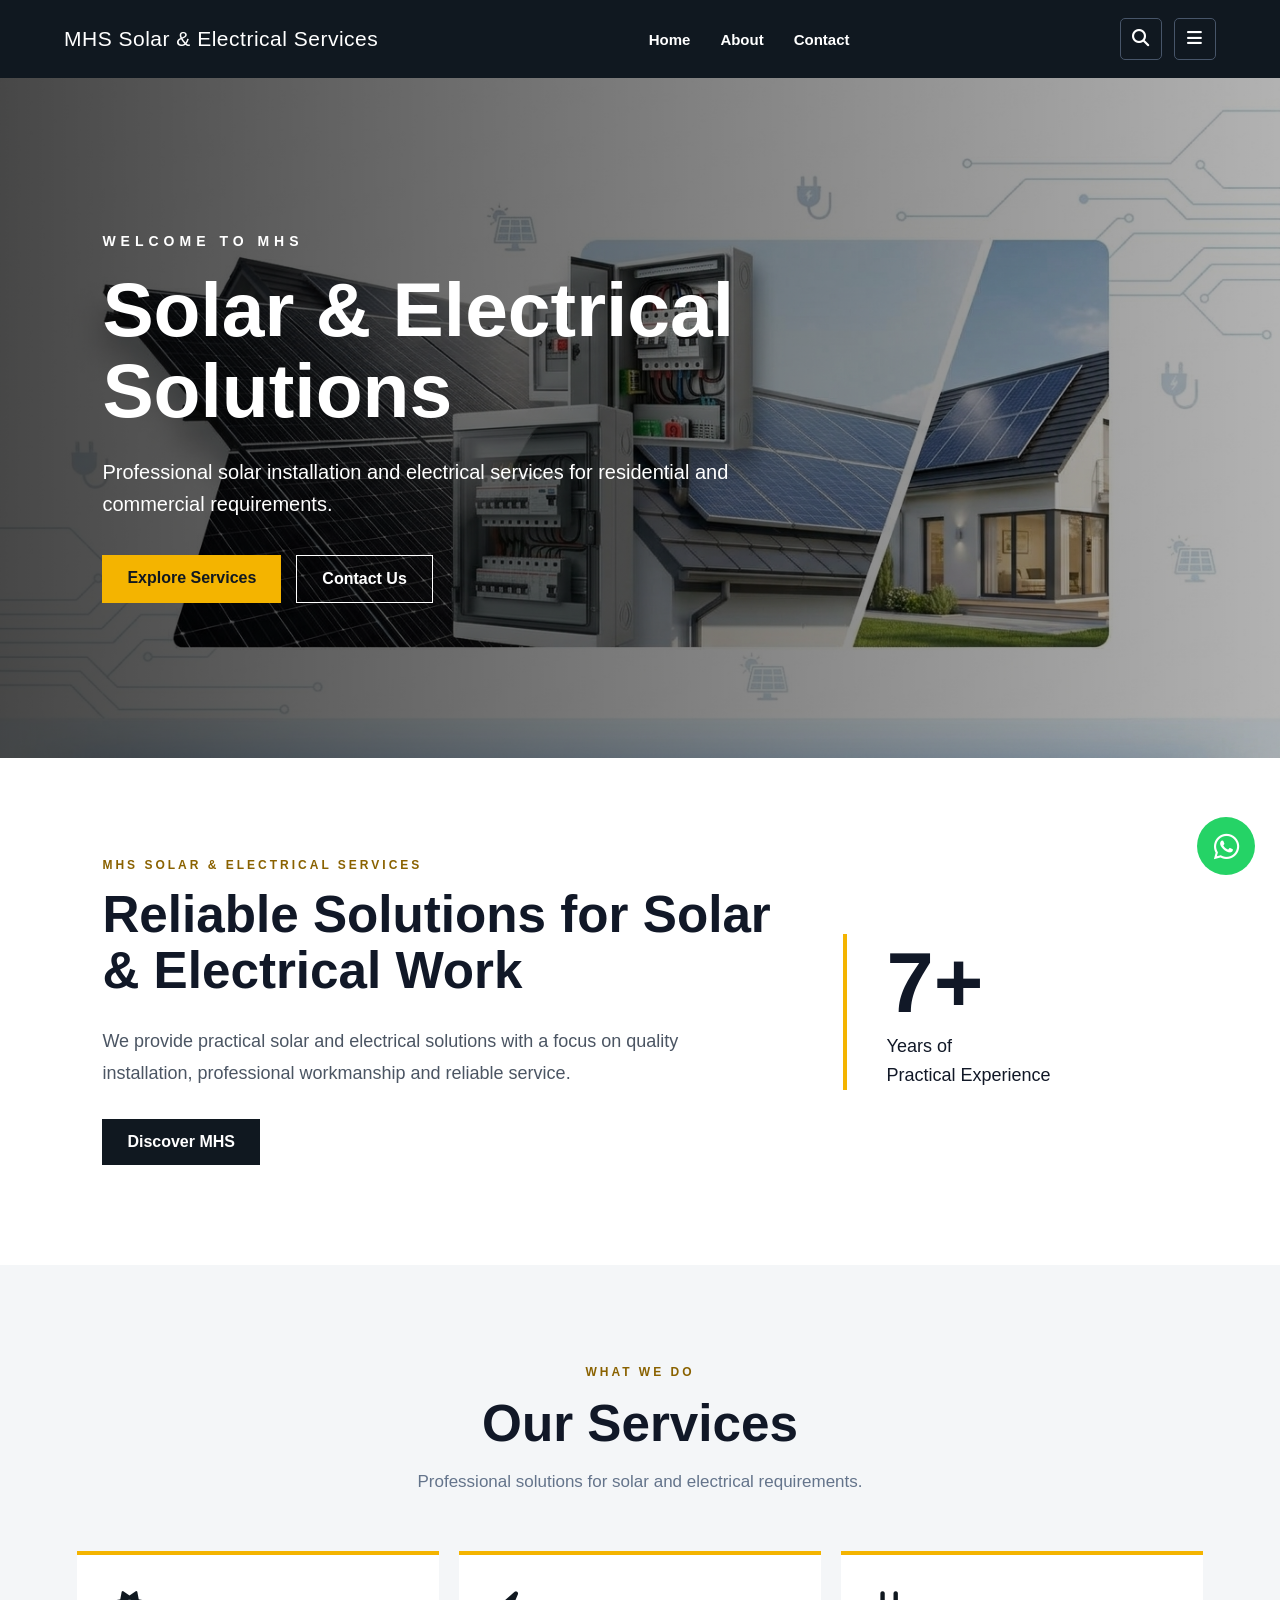
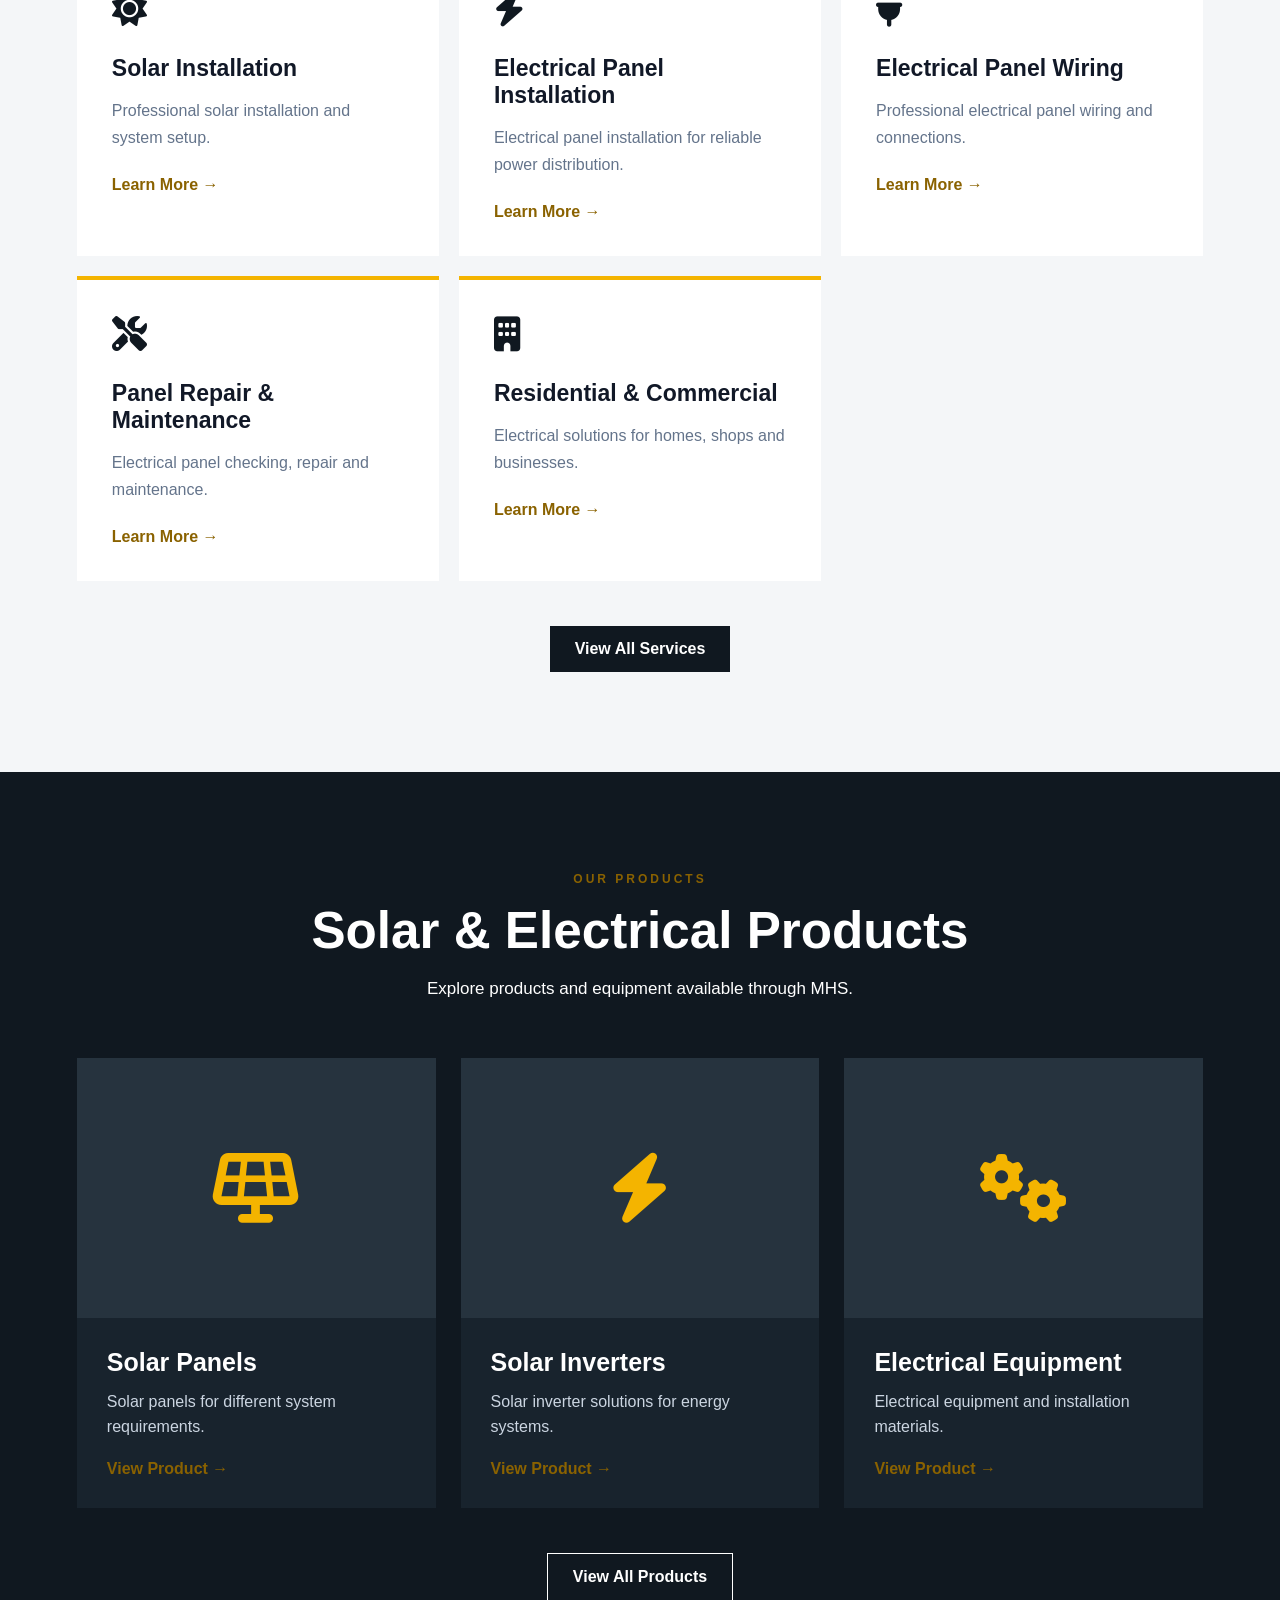
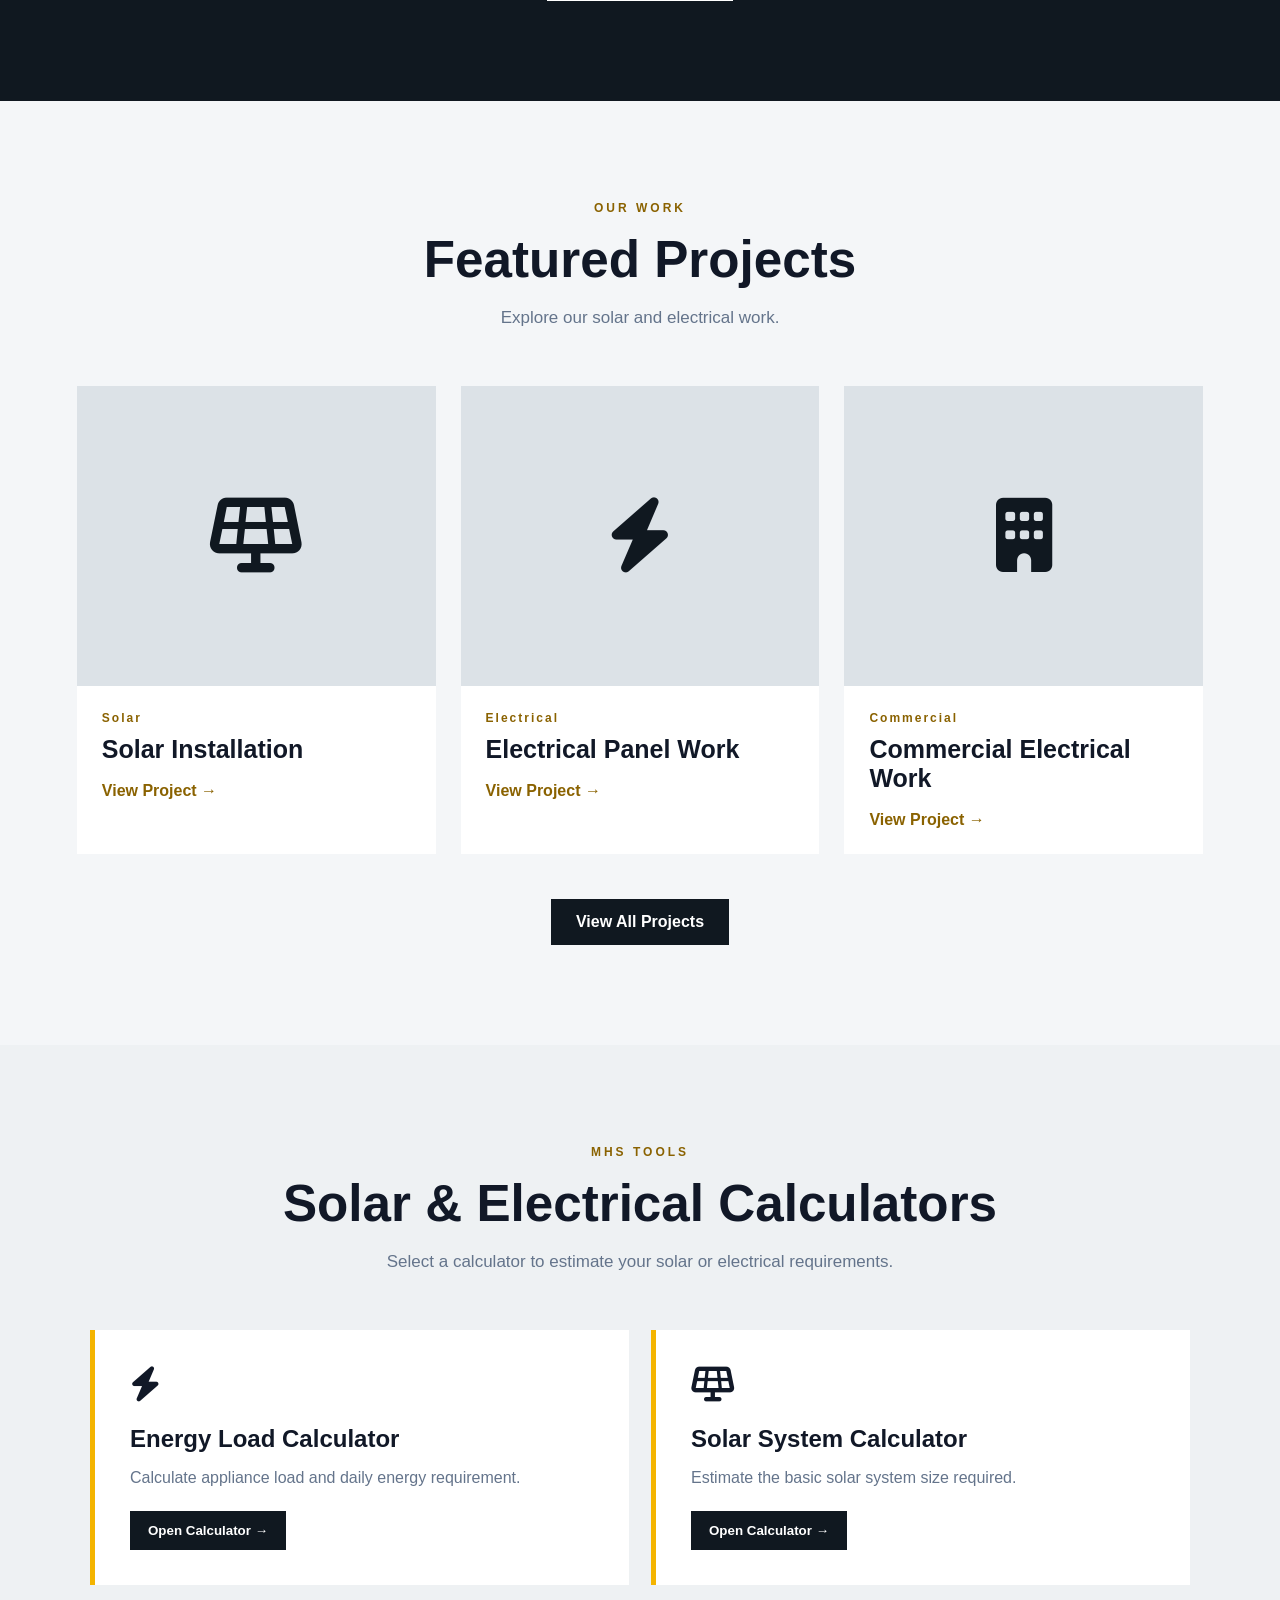
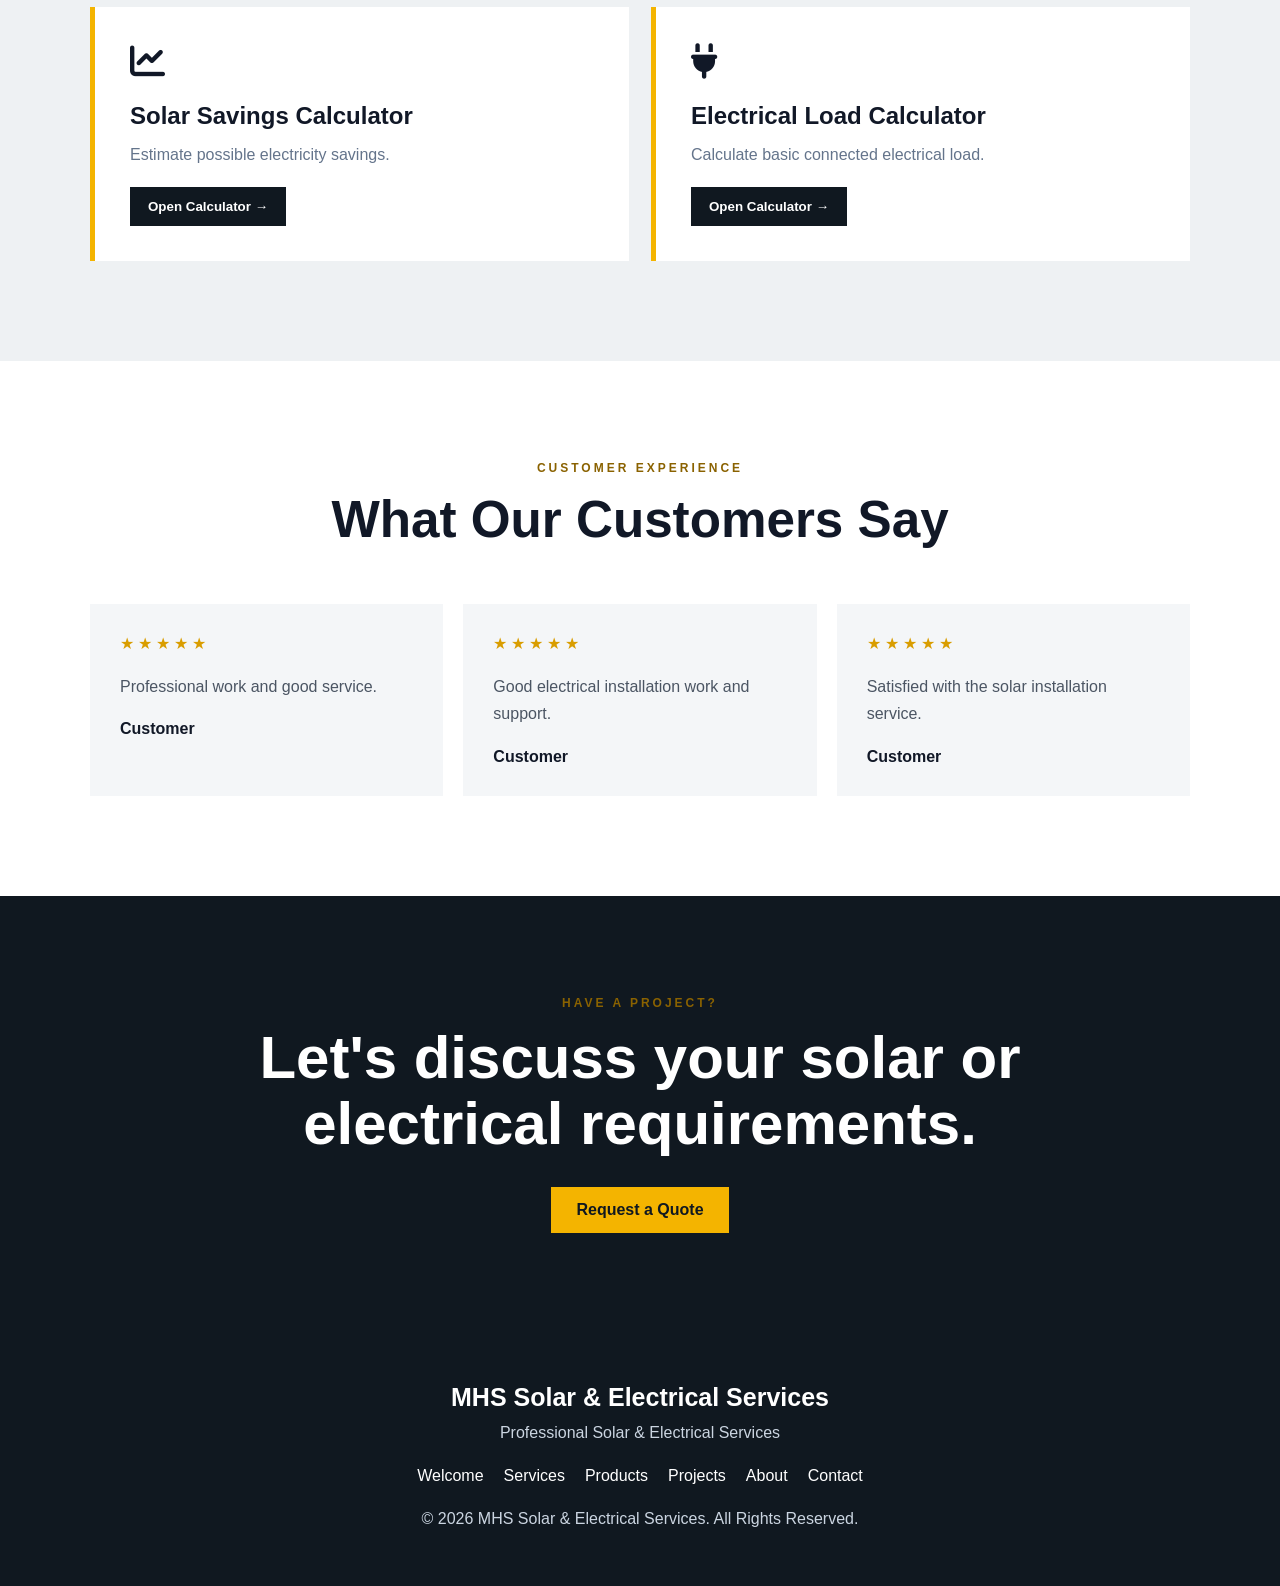
<file: index.html>
<!DOCTYPE html>
<html lang="en">

<head>
    <meta charset="UTF-8">
    <meta name="viewport" content="width=device-width, initial-scale=1.0">

    <title>MHS Solar & Electrical Services</title>

    <link rel="stylesheet" href="style.css">

    <link rel="stylesheet"
    href="https://cdnjs.cloudflare.com/ajax/libs/font-awesome/6.5.2/css/all.min.css">
</head>

<body>

<!-- ================= HEADER ================= -->

<header>

    <div class="brand">
        MHS Solar & Electrical Services
    </div>

    <nav>
        <a href="index.html">Home</a>
        <a href="about.html">About</a>
        <a href="contact.html">Contact</a>
    </nav>

    <div class="header-tools">

        <button class="search-button" id="searchButton">
            <i class="fa-solid fa-magnifying-glass"></i>
        </button>

        <button class="menu-button" id="menuButton">
            <i class="fa-solid fa-bars"></i>
        </button>

    </div>

</header>


<!-- ================= SEARCH ================= -->

<div class="search-panel" id="searchPanel">

    <div class="search-box">

        <input
            type="text"
            id="searchInput"
            placeholder="Search services, products, projects..."
        >

        <button id="closeSearch">
            <i class="fa-solid fa-xmark"></i>
        </button>

    </div>

    <div id="searchResults"></div>

</div>


<!-- ================= MENU ================= -->

<div class="side-menu" id="sideMenu">

    <button class="close-menu" id="closeMenu">
        <i class="fa-solid fa-xmark"></i>
    </button>

    <h2>MHS</h2>

    <a href="index.html">Welcome</a>
    <a href="services.html">Services</a>
    <a href="products.html">Products</a>
    <a href="projects.html">Projects</a>
    <a href="about.html">About</a>
    <a href="contact.html">Contact</a>

</div>


<!-- ================= HERO ================= -->

<section class="hero">

    <div class="hero-content">

        <p class="hero-small">
            WELCOME TO MHS
        </p>

        <h1>
            Solar & Electrical
            Solutions
        </h1>

        <p>
            Professional solar installation and electrical
            services for residential and commercial requirements.
        </p>

        <div class="hero-buttons">

            <a href="services.html" class="primary-button">
                Explore Services
            </a>

            <a href="contact.html" class="secondary-button">
                Contact Us
            </a>

        </div>

    </div>

</section>


<!-- ================= INTRO ================= -->

<section class="intro-section">

    <div class="intro-text">

        <p class="section-label">
            MHS SOLAR & ELECTRICAL SERVICES
        </p>

        <h2>
            Reliable Solutions for
            Solar & Electrical Work
        </h2>

        <p>
            We provide practical solar and electrical solutions
            with a focus on quality installation, professional
            workmanship and reliable service.
        </p>

        <a href="about.html" class="dark-button">
            Discover MHS
        </a>

    </div>

    <div class="intro-number">

        <strong>7+</strong>

        <span>
            Years of<br>
            Practical Experience
        </span>

    </div>

</section>


<!-- ================= SERVICES ================= -->

<section class="main-section">

    <div class="section-heading">

        <p class="section-label">
            WHAT WE DO
        </p>

        <h2>Our Services</h2>

        <p>
            Professional solutions for solar and electrical requirements.
        </p>

    </div>


    <div class="service-grid">

        <div class="service-card">

            <div class="card-icon">
                <i class="fa-solid fa-sun"></i>
            </div>

            <h3>Solar Installation</h3>

            <p>
                Professional solar installation and system setup.
            </p>

            <a href="services.html">
                Learn More →
            </a>

        </div>


        <div class="service-card">

            <div class="card-icon">
                <i class="fa-solid fa-bolt"></i>
            </div>

            <h3>Electrical Panel Installation</h3>

            <p>
                Electrical panel installation for reliable power distribution.
            </p>

            <a href="services.html">
                Learn More →
            </a>

        </div>


        <div class="service-card">

            <div class="card-icon">
                <i class="fa-solid fa-plug"></i>
            </div>

            <h3>Electrical Panel Wiring</h3>

            <p>
                Professional electrical panel wiring and connections.
            </p>

            <a href="services.html">
                Learn More →
            </a>

        </div>


        <div class="service-card">

            <div class="card-icon">
                <i class="fa-solid fa-screwdriver-wrench"></i>
            </div>

            <h3>Panel Repair & Maintenance</h3>

            <p>
                Electrical panel checking, repair and maintenance.
            </p>

            <a href="services.html">
                Learn More →
            </a>

        </div>


        <div class="service-card">

            <div class="card-icon">
                <i class="fa-solid fa-building"></i>
            </div>

            <h3>Residential & Commercial</h3>

            <p>
                Electrical solutions for homes, shops and businesses.
            </p>

            <a href="services.html">
                Learn More →
            </a>

        </div>

    </div>


    <div class="center-button">

        <a href="services.html" class="dark-button">
            View All Services
        </a>

    </div>

</section>


<!-- ================= PRODUCTS ================= -->

<section class="dark-section">

    <div class="section-heading light-heading">

        <p class="section-label">
            OUR PRODUCTS
        </p>

        <h2>Solar & Electrical Products</h2>

        <p>
            Explore products and equipment available through MHS.
        </p>

    </div>


    <div class="product-grid">

        <div class="product-card">

            <div class="product-placeholder">
                <i class="fa-solid fa-solar-panel"></i>
            </div>

            <div class="product-info">

                <h3>Solar Panels</h3>

                <p>
                    Solar panels for different system requirements.
                </p>

                <a href="products.html">
                    View Product →
                </a>

            </div>

        </div>


        <div class="product-card">

            <div class="product-placeholder">
                <i class="fa-solid fa-bolt"></i>
            </div>

            <div class="product-info">

                <h3>Solar Inverters</h3>

                <p>
                    Solar inverter solutions for energy systems.
                </p>

                <a href="products.html">
                    View Product →
                </a>

            </div>

        </div>


        <div class="product-card">

            <div class="product-placeholder">
                <i class="fa-solid fa-gears"></i>
            </div>

            <div class="product-info">

                <h3>Electrical Equipment</h3>

                <p>
                    Electrical equipment and installation materials.
                </p>

                <a href="products.html">
                    View Product →
                </a>

            </div>

        </div>

    </div>


    <div class="center-button">

        <a href="products.html" class="light-button">
            View All Products
        </a>

    </div>

</section>


<!-- ================= PROJECTS ================= -->

<section class="main-section">

    <div class="section-heading">

        <p class="section-label">
            OUR WORK
        </p>

        <h2>Featured Projects</h2>

        <p>
            Explore our solar and electrical work.
        </p>

    </div>


    <div class="project-grid">

        <div class="project-card">

            <div class="project-placeholder">
                <i class="fa-solid fa-solar-panel"></i>
            </div>

            <div class="project-info">

                <p>Solar</p>

                <h3>Solar Installation</h3>

                <a href="projects.html">
                    View Project →
                </a>

            </div>

        </div>


        <div class="project-card">

            <div class="project-placeholder">
                <i class="fa-solid fa-bolt"></i>
            </div>

            <div class="project-info">

                <p>Electrical</p>

                <h3>Electrical Panel Work</h3>

                <a href="projects.html">
                    View Project →
                </a>

            </div>

        </div>


        <div class="project-card">

            <div class="project-placeholder">
                <i class="fa-solid fa-building"></i>
            </div>

            <div class="project-info">

                <p>Commercial</p>

                <h3>Commercial Electrical Work</h3>

                <a href="projects.html">
                    View Project →
                </a>

            </div>

        </div>

    </div>


    <div class="center-button">

        <a href="projects.html" class="dark-button">
            View All Projects
        </a>

    </div>

</section>


<!-- ================= CALCULATORS ================= -->

<section class="calculator-section">

    <div class="section-heading">

        <p class="section-label">
            MHS TOOLS
        </p>

        <h2>Solar & Electrical Calculators</h2>

        <p>
            Select a calculator to estimate your solar or electrical requirements.
        </p>

    </div>


    <div class="calculator-grid">


        <!-- ENERGY LOAD -->

        <div class="calculator-card" data-calculator="energy">

            <div class="calculator-icon">
                <i class="fa-solid fa-bolt"></i>
            </div>

            <h3>Energy Load Calculator</h3>

            <p>
                Calculate appliance load and daily energy requirement.
            </p>

            <button class="calculator-open">
                Open Calculator →
            </button>

        </div>


        <!-- SOLAR -->

        <div class="calculator-card" data-calculator="solar">

            <div class="calculator-icon">
                <i class="fa-solid fa-solar-panel"></i>
            </div>

            <h3>Solar System Calculator</h3>

            <p>
                Estimate the basic solar system size required.
            </p>

            <button class="calculator-open">
                Open Calculator →
            </button>

        </div>


        <!-- SAVINGS -->

        <div class="calculator-card" data-calculator="savings">

            <div class="calculator-icon">
                <i class="fa-solid fa-chart-line"></i>
            </div>

            <h3>Solar Savings Calculator</h3>

            <p>
                Estimate possible electricity savings.
            </p>

            <button class="calculator-open">
                Open Calculator →
            </button>

        </div>


        <!-- ELECTRICAL -->

        <div class="calculator-card" data-calculator="electrical">

            <div class="calculator-icon">
                <i class="fa-solid fa-plug"></i>
            </div>

            <h3>Electrical Load Calculator</h3>

            <p>
                Calculate basic connected electrical load.
            </p>

            <button class="calculator-open">
                Open Calculator →
            </button>

        </div>

    </div>

</section>


<!-- ================= REVIEWS ================= -->

<section class="reviews-section">

    <div class="section-heading">

        <p class="section-label">
            CUSTOMER EXPERIENCE
        </p>

        <h2>What Our Customers Say</h2>

    </div>


    <div class="review-grid">

        <div class="review-card">

            <div class="stars">
                ★★★★★
            </div>

            <p>
                Professional work and good service.
            </p>

            <strong>
                Customer
            </strong>

        </div>


        <div class="review-card">

            <div class="stars">
                ★★★★★
            </div>

            <p>
                Good electrical installation work and support.
            </p>

            <strong>
                Customer
            </strong>

        </div>


        <div class="review-card">

            <div class="stars">
                ★★★★★
            </div>

            <p>
                Satisfied with the solar installation service.
            </p>

            <strong>
                Customer
            </strong>

        </div>

    </div>

</section>


<!-- ================= CTA ================= -->

<section class="cta-section">

    <div>

        <p class="section-label">
            HAVE A PROJECT?
        </p>

        <h2>
            Let's discuss your
            solar or electrical requirements.
        </h2>

        <a href="contact.html" class="cta-button">
            Request a Quote
        </a>

    </div>

</section>


<!-- ================= FOOTER ================= -->

<footer>

    <h3>MHS Solar & Electrical Services</h3>

    <p>
        Professional Solar & Electrical Services
    </p>

    <div class="footer-links">

        <a href="index.html">Welcome</a>
        <a href="services.html">Services</a>
        <a href="products.html">Products</a>
        <a href="projects.html">Projects</a>
        <a href="about.html">About</a>
        <a href="contact.html">Contact</a>

    </div>

    <p>
        © 2026 MHS Solar & Electrical Services.
        All Rights Reserved.
    </p>

</footer>


<!-- WHATSAPP -->

<a
    class="whatsapp-float"
    href="https://wa.me/923708491427"
    target="_blank">

    <i class="fa-brands fa-whatsapp"></i>

</a>


<!-- ================= CALCULATOR MODAL ================= -->

<div class="calculator-modal" id="calculatorModal">

    <div class="calculator-window">

        <button class="calculator-close" id="calculatorClose">
            <i class="fa-solid fa-xmark"></i>
        </button>

        <div id="calculatorContent"></div>

    </div>

</div>


<script src="script.js"></script>

</body>
</html>
</file>
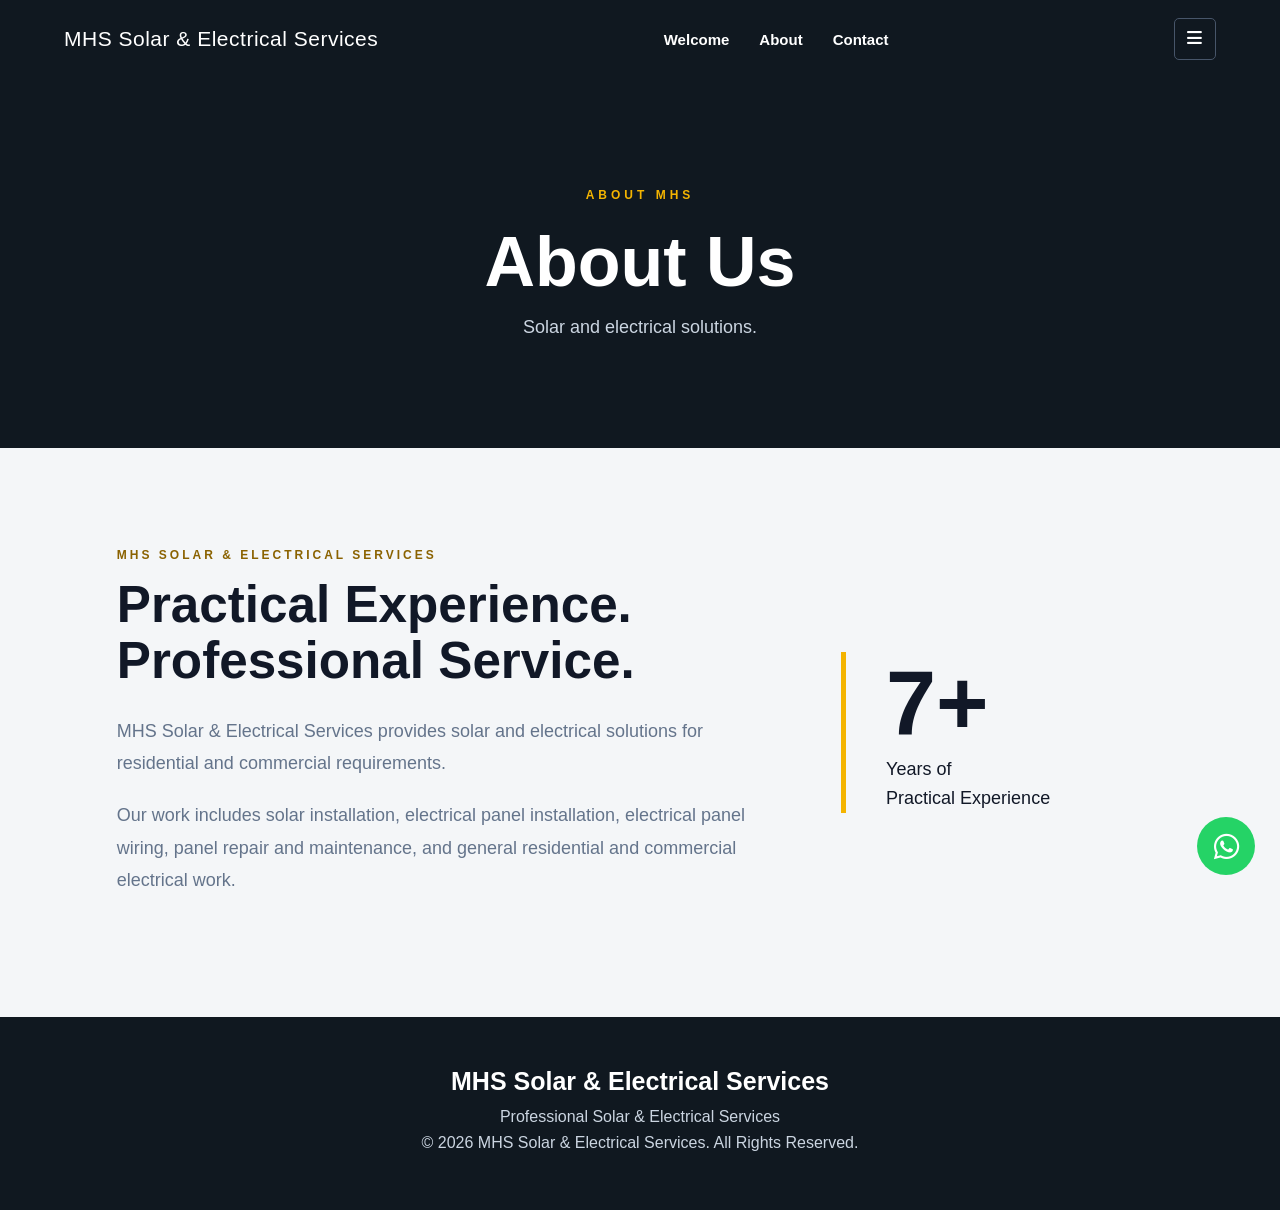
<file: about.html>
<!DOCTYPE html>
<html lang="en">

<head>

    <meta charset="UTF-8">
    <meta name="viewport" content="width=device-width, initial-scale=1.0">

    <title>About - MHS Solar & Electrical Services</title>

    <link rel="stylesheet" href="style.css">

    <link rel="stylesheet"
    href="https://cdnjs.cloudflare.com/ajax/libs/font-awesome/6.5.2/css/all.min.css">

</head>

<body>

<header>

    <div class="brand">
        MHS Solar & Electrical Services
    </div>

    <nav>
        <a href="index.html">Welcome</a>
        <a href="about.html">About</a>
        <a href="contact.html">Contact</a>
    </nav>

    <div class="header-tools">

        <button class="menu-button" id="menuButton">
            <i class="fa-solid fa-bars"></i>
        </button>

    </div>

</header>


<div class="side-menu" id="sideMenu">

    <button class="close-menu" id="closeMenu">
        <i class="fa-solid fa-xmark"></i>
    </button>

    <h2>MHS</h2>

    <a href="index.html">Welcome</a>
    <a href="services.html">Services</a>
    <a href="products.html">Products</a>
    <a href="projects.html">Projects</a>
    <a href="about.html">About</a>
    <a href="contact.html">Contact</a>

</div>


<section class="page-hero">

    <p>ABOUT MHS</p>

    <h1>About Us</h1>

    <span>
        Solar and electrical solutions.
    </span>

</section>


<section class="about-modern">

    <div class="about-modern-content">

        <p class="section-label">
            MHS SOLAR & ELECTRICAL SERVICES
        </p>

        <h2>
            Practical Experience.
            Professional Service.
        </h2>

        <p>
            MHS Solar & Electrical Services provides solar and
            electrical solutions for residential and commercial
            requirements.
        </p>

        <p>
            Our work includes solar installation, electrical panel
            installation, electrical panel wiring, panel repair and
            maintenance, and general residential and commercial
            electrical work.
        </p>

    </div>

    <div class="about-stat">

        <strong>7+</strong>

        <span>
            Years of<br>
            Practical Experience
        </span>

    </div>

</section>


<footer>

    <h3>MHS Solar & Electrical Services</h3>

    <p>Professional Solar & Electrical Services</p>

    <p>
        © 2026 MHS Solar & Electrical Services.
        All Rights Reserved.
    </p>

</footer>


<a
    class="whatsapp-float"
    href="https://wa.me/923708491427"
    target="_blank">

    <i class="fa-brands fa-whatsapp"></i>

</a>


<script src="script.js"></script>

</body>
</html>
</file>
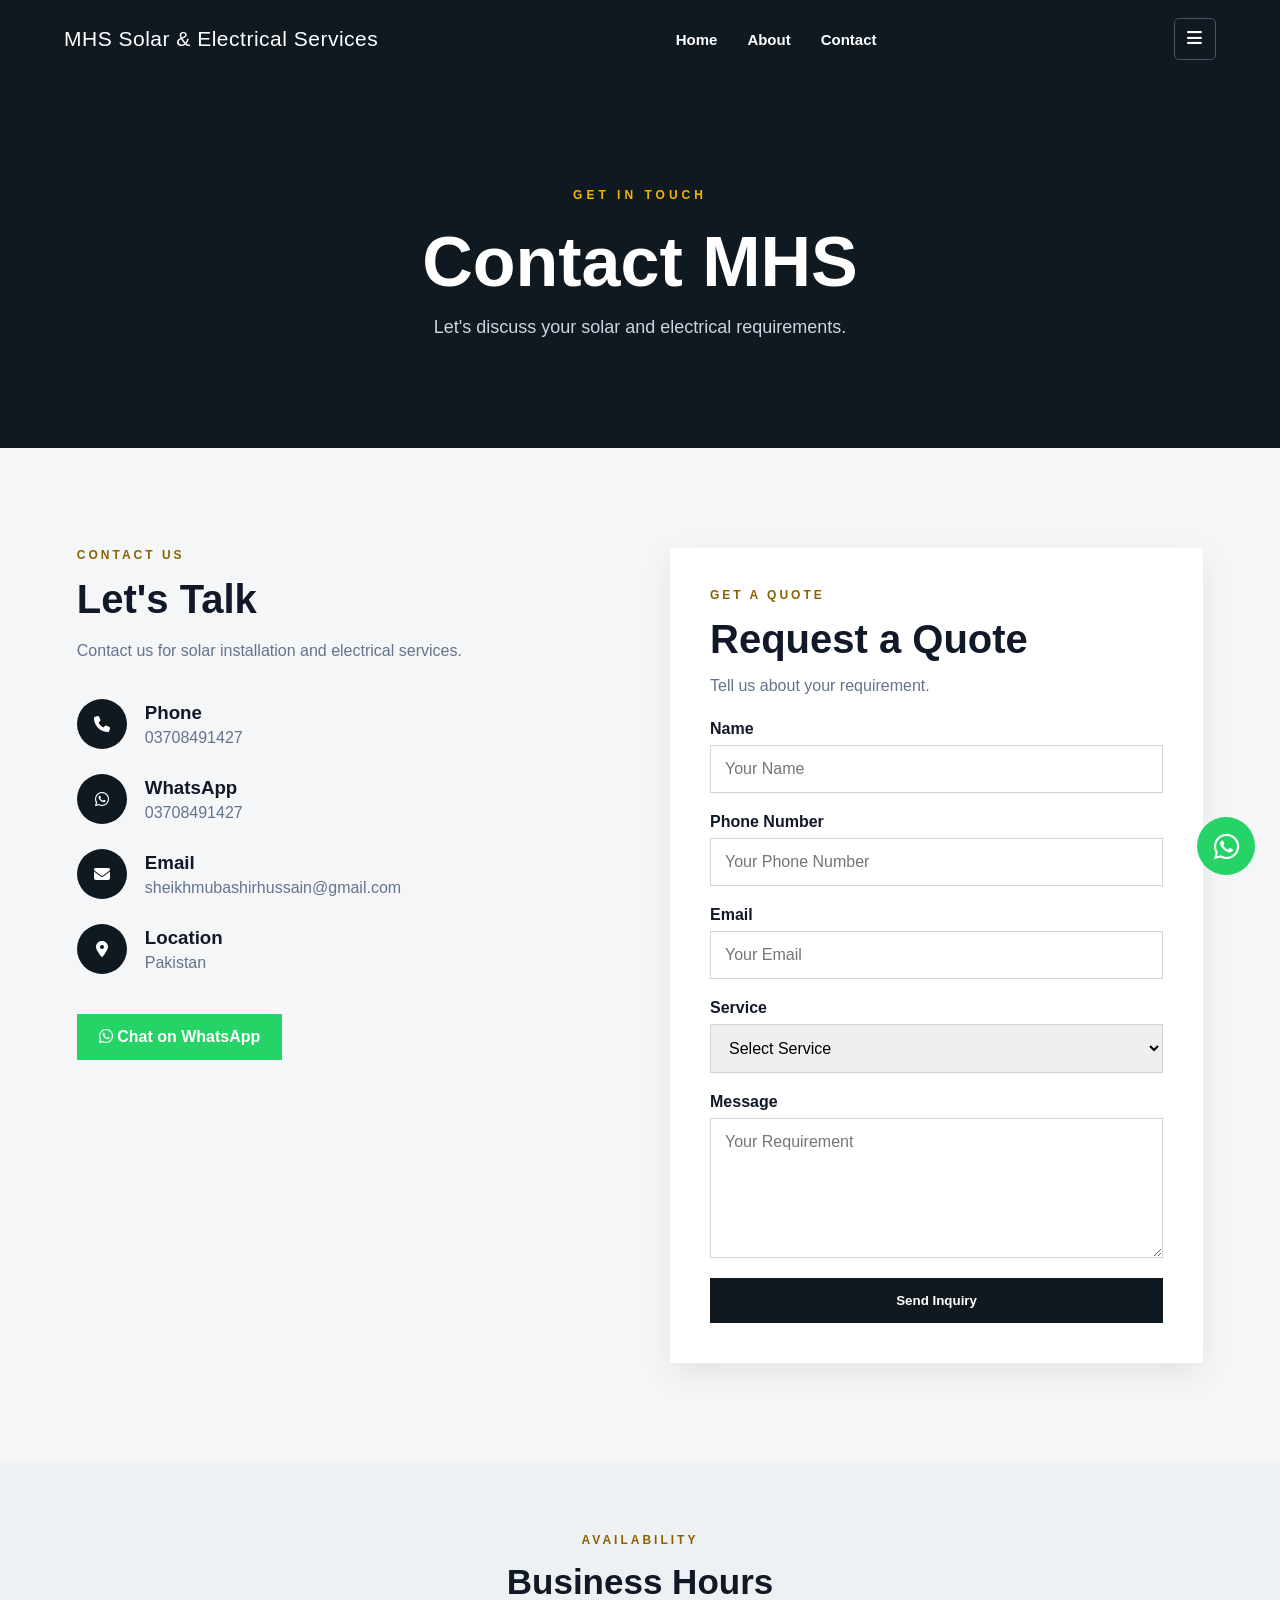
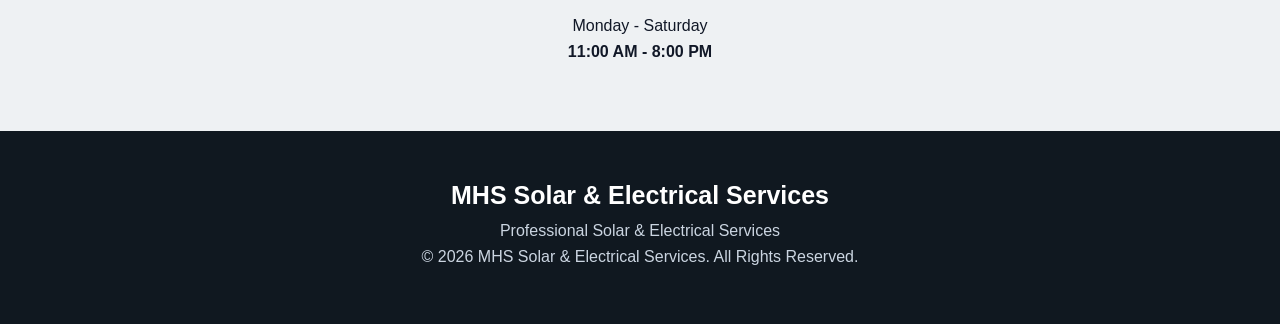
<file: contact.html>
<!DOCTYPE html>
<html lang="en">

<head>

    <meta charset="UTF-8">
    <meta name="viewport" content="width=device-width, initial-scale=1.0">

    <title>Contact - MHS Solar & Electrical Services</title>

    <link rel="stylesheet" href="style.css">

    <link rel="stylesheet"
    href="https://cdnjs.cloudflare.com/ajax/libs/font-awesome/6.5.2/css/all.min.css">

</head>

<body>

<header>

    <div class="brand">
        MHS Solar & Electrical Services
    </div>

    <nav>
        <a href="index.html">Home</a>
        <a href="about.html">About</a>
        <a href="contact.html">Contact</a>
    </nav>

    <div class="header-tools">

        <button class="menu-button" id="menuButton">
            <i class="fa-solid fa-bars"></i>
        </button>

    </div>

</header>


<div class="side-menu" id="sideMenu">

    <button class="close-menu" id="closeMenu">
        <i class="fa-solid fa-xmark"></i>
    </button>

    <h2>MHS</h2>

    <a href="index.html">Home</a>
    <a href="services.html">Services</a>
    <a href="products.html">Products</a>
    <a href="projects.html">Projects</a>
    <a href="about.html">About</a>
    <a href="contact.html">Contact</a>

</div>


<section class="page-hero">

    <p>GET IN TOUCH</p>

    <h1>Contact MHS</h1>

    <span>
        Let's discuss your solar and electrical requirements.
    </span>

</section>


<section class="contact-section">

    <div class="contact-container">


        <div class="contact-details">

            <p class="section-label">
                CONTACT US
            </p>

            <h2>
                Let's Talk
            </h2>

            <p>
                Contact us for solar installation and electrical services.
            </p>


            <div class="contact-item">

                <div class="contact-icon">
                    <i class="fa-solid fa-phone"></i>
                </div>

                <div>
                    <h3>Phone</h3>
                    <p>03708491427</p>
                </div>

            </div>


            <div class="contact-item">

                <div class="contact-icon">
                    <i class="fa-brands fa-whatsapp"></i>
                </div>

                <div>
                    <h3>WhatsApp</h3>
                    <p>03708491427</p>
                </div>

            </div>


            <div class="contact-item">

                <div class="contact-icon">
                    <i class="fa-solid fa-envelope"></i>
                </div>

                <div>
                    <h3>Email</h3>
                    <p>sheikhmubashirhussain@gmail.com</p>
                </div>

            </div>


            <div class="contact-item">

                <div class="contact-icon">
                    <i class="fa-solid fa-location-dot"></i>
                </div>

                <div>
                    <h3>Location</h3>
                    <p>Pakistan</p>
                </div>

            </div>


            <a
                href="https://wa.me/923708491427"
                target="_blank"
                class="contact-whatsapp">

                <i class="fa-brands fa-whatsapp"></i>

                Chat on WhatsApp

            </a>

        </div>


        <div class="contact-form-box">

            <p class="section-label">
                GET A QUOTE
            </p>

            <h2>
                Request a Quote
            </h2>

            <p>
                Tell us about your requirement.
            </p>


            <form id="contactForm">

                <label>Name</label>

                <input
                    type="text"
                    placeholder="Your Name"
                    required
                >


                <label>Phone Number</label>

                <input
                    type="tel"
                    placeholder="Your Phone Number"
                    required
                >


                <label>Email</label>

                <input
                    type="email"
                    placeholder="Your Email"
                >


                <label>Service</label>

                <select required>

                    <option value="">
                        Select Service
                    </option>

                    <option>
                        Solar Installation
                    </option>

                    <option>
                        Electrical Panel Installation
                    </option>

                    <option>
                        Electrical Panel Wiring
                    </option>

                    <option>
                        Electrical Panel Repair & Maintenance
                    </option>

                    <option>
                        Residential & Commercial Electrical Work
                    </option>

                </select>


                <label>Message</label>

                <textarea
                    placeholder="Your Requirement"
                    required
                ></textarea>


                <button type="submit">
                    Send Inquiry
                </button>

            </form>

        </div>

    </div>

</section>


<section class="business-hours">

    <p class="section-label">
        AVAILABILITY
    </p>

    <h2>
        Business Hours
    </h2>

    <p>
        Monday - Saturday
    </p>

    <strong>
        11:00 AM - 8:00 PM
    </strong>

</section>


<footer>

    <h3>MHS Solar & Electrical Services</h3>

    <p>Professional Solar & Electrical Services</p>

    <p>
        © 2026 MHS Solar & Electrical Services.
        All Rights Reserved.
    </p>

</footer>


<a
    class="whatsapp-float"
    href="https://wa.me/92370491427"
    target="_blank">

    <i class="fa-brands fa-whatsapp"></i>

</a>


<script src="script.js"></script>

</body>
</html>
</file>
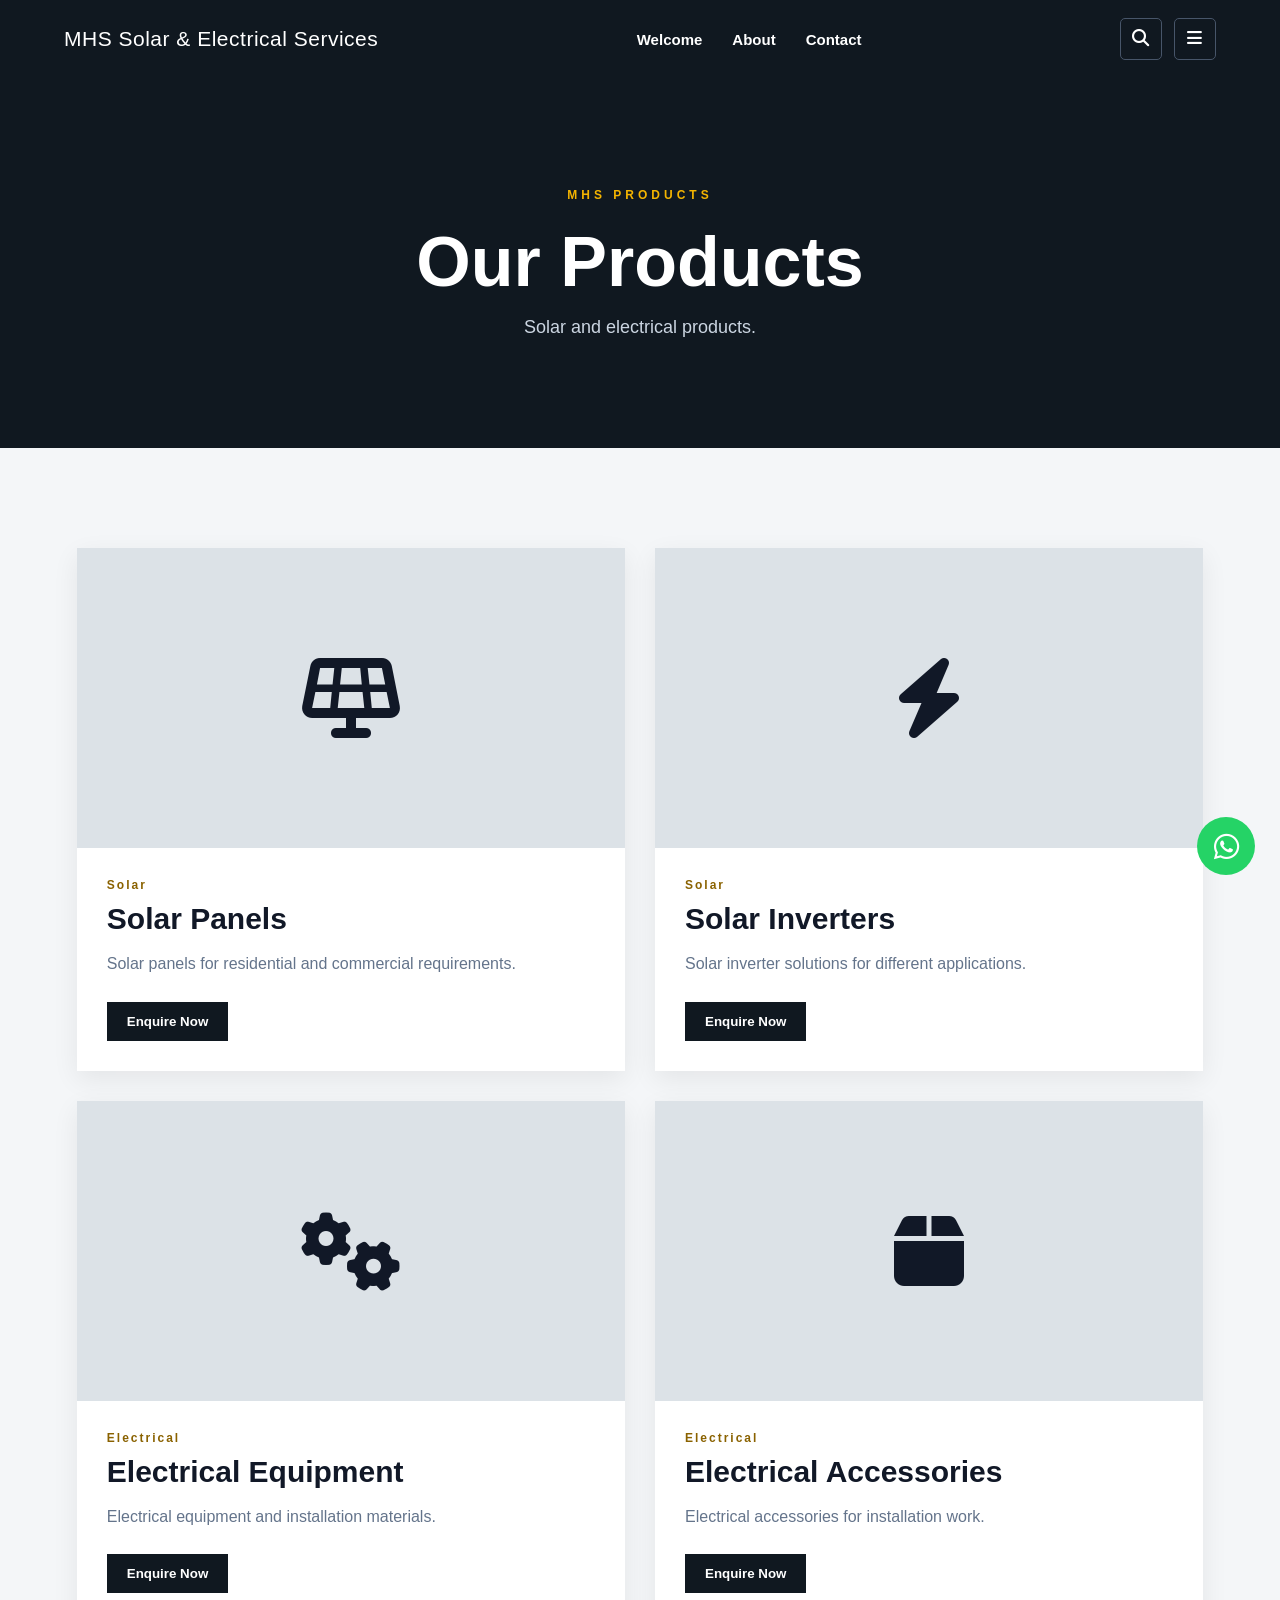
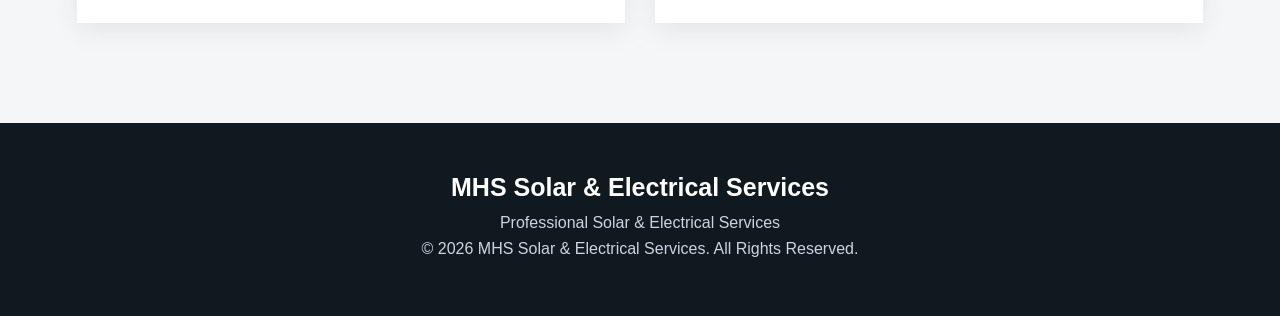
<file: products.html>
<!DOCTYPE html>
<html lang="en">

<head>

    <meta charset="UTF-8">
    <meta name="viewport" content="width=device-width, initial-scale=1.0">

    <title>Products - MHS Solar & Electrical Services</title>

    <link rel="stylesheet" href="style.css">

    <link rel="stylesheet"
    href="https://cdnjs.cloudflare.com/ajax/libs/font-awesome/6.5.2/css/all.min.css">

</head>

<body>

<header>

    <div class="brand">
        MHS Solar & Electrical Services
    </div>

    <nav>
        <a href="index.html">Welcome</a>
        <a href="about.html">About</a>
        <a href="contact.html">Contact</a>
    </nav>

    <div class="header-tools">

        <button class="search-button" id="searchButton">
            <i class="fa-solid fa-magnifying-glass"></i>
        </button>

        <button class="menu-button" id="menuButton">
            <i class="fa-solid fa-bars"></i>
        </button>

    </div>

</header>


<div class="side-menu" id="sideMenu">

    <button class="close-menu" id="closeMenu">
        <i class="fa-solid fa-xmark"></i>
    </button>

    <h2>MHS</h2>

    <a href="index.html">Welcome</a>
    <a href="services.html">Services</a>
    <a href="products.html">Products</a>
    <a href="projects.html">Projects</a>
    <a href="about.html">About</a>
    <a href="contact.html">Contact</a>

</div>


<section class="page-hero">

    <p>MHS PRODUCTS</p>

    <h1>Our Products</h1>

    <span>
        Solar and electrical products.
    </span>

</section>


<section class="main-section">

    <div class="product-page-grid">


        <div class="product-page-card">

            <div class="product-image-large">
                <i class="fa-solid fa-solar-panel"></i>
            </div>

            <div class="product-page-info">

                <p>Solar</p>

                <h2>Solar Panels</h2>

                <span>
                    Solar panels for residential and commercial
                    requirements.
                </span>

                <button>
                    Enquire Now
                </button>

            </div>

        </div>


        <div class="product-page-card">

            <div class="product-image-large">
                <i class="fa-solid fa-bolt"></i>
            </div>

            <div class="product-page-info">

                <p>Solar</p>

                <h2>Solar Inverters</h2>

                <span>
                    Solar inverter solutions for different
                    applications.
                </span>

                <button>
                    Enquire Now
                </button>

            </div>

        </div>


        <div class="product-page-card">

            <div class="product-image-large">
                <i class="fa-solid fa-gears"></i>
            </div>

            <div class="product-page-info">

                <p>Electrical</p>

                <h2>Electrical Equipment</h2>

                <span>
                    Electrical equipment and installation materials.
                </span>

                <button>
                    Enquire Now
                </button>

            </div>

        </div>


        <div class="product-page-card">

            <div class="product-image-large">
                <i class="fa-solid fa-box"></i>
            </div>

            <div class="product-page-info">

                <p>Electrical</p>

                <h2>Electrical Accessories</h2>

                <span>
                    Electrical accessories for installation work.
                </span>

                <button>
                    Enquire Now
                </button>

            </div>

        </div>

    </div>

</section>


<footer>

    <h3>MHS Solar & Electrical Services</h3>

    <p>Professional Solar & Electrical Services</p>

    <p>
        © 2026 MHS Solar & Electrical Services.
        All Rights Reserved.
    </p>

</footer>


<a
    class="whatsapp-float"
    href="https://wa.me/923708491427"
    target="_blank">

    <i class="fa-brands fa-whatsapp"></i>

</a>


<script src="script.js"></script>

</body>
</html>
</file>
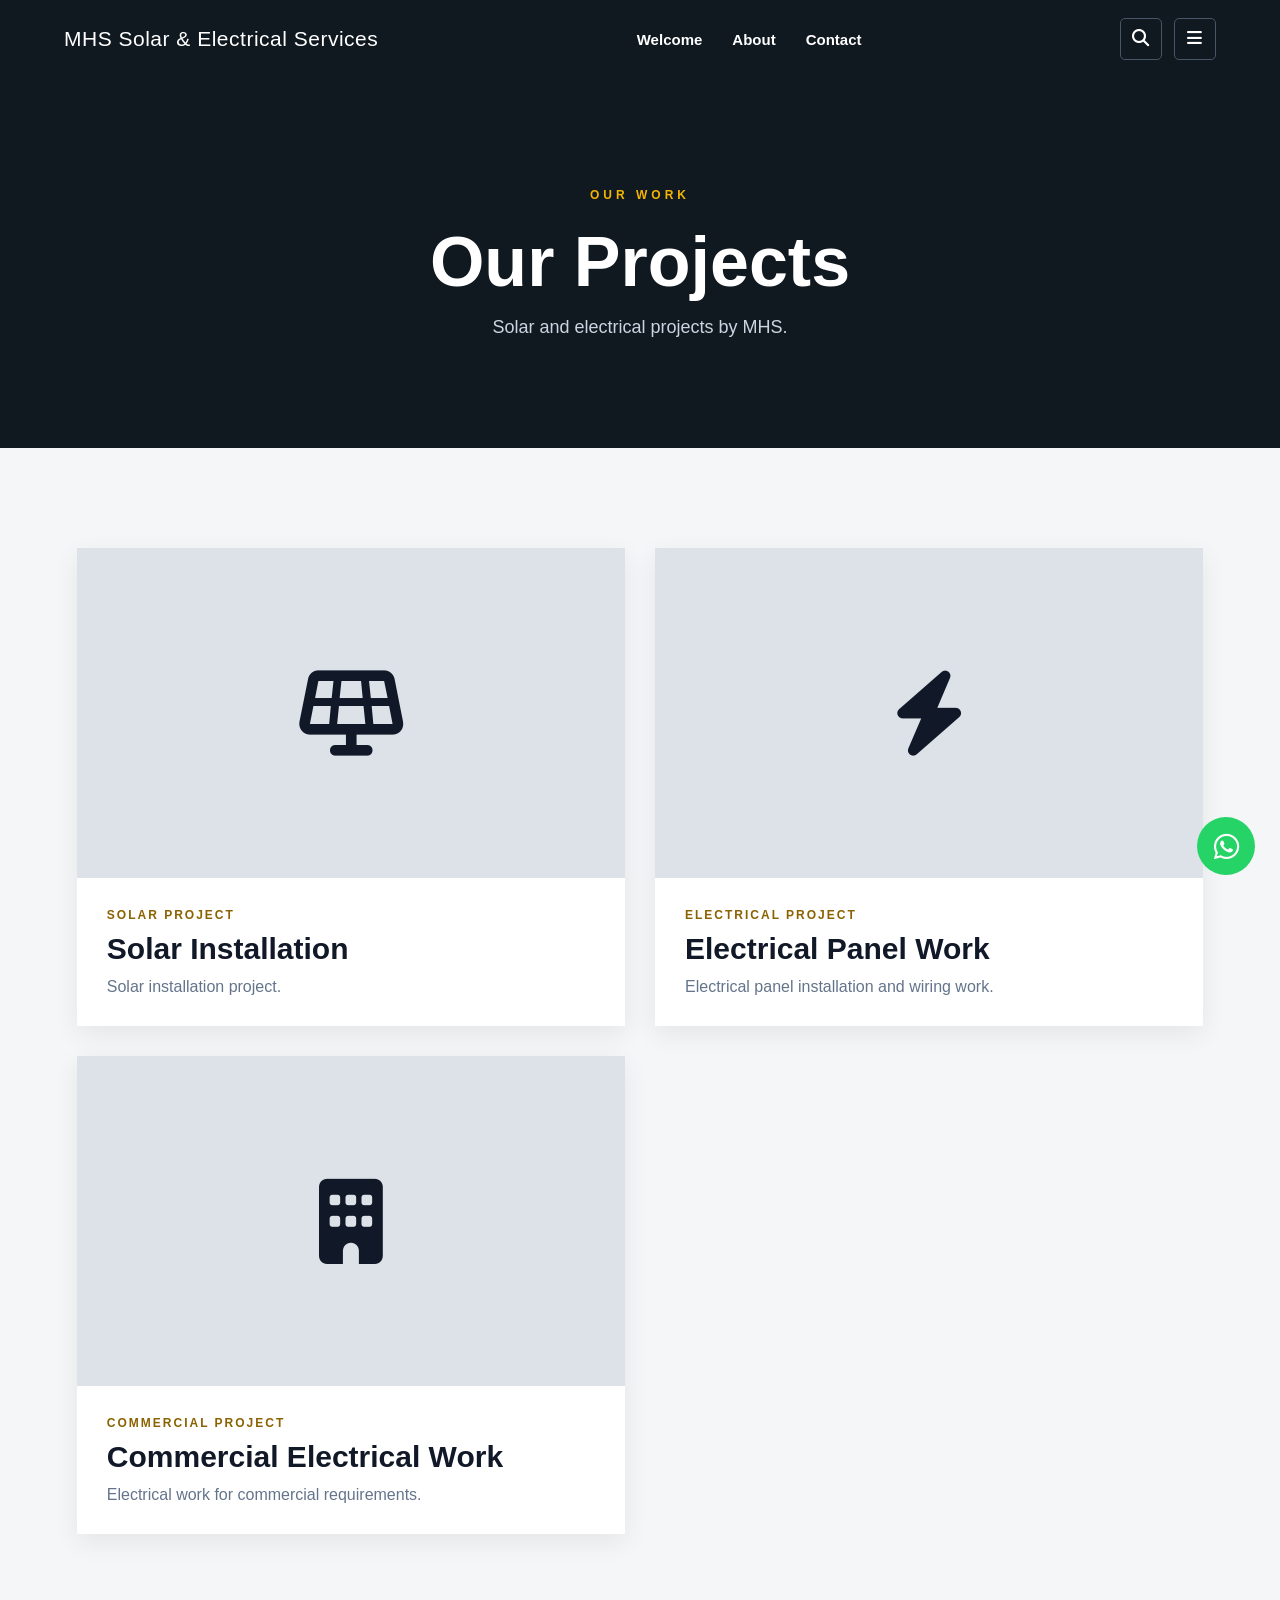
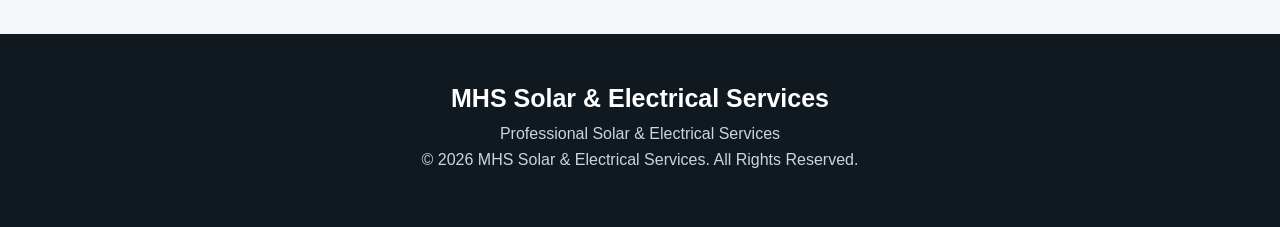
<file: projects.html>
<!DOCTYPE html>
<html lang="en">

<head>

    <meta charset="UTF-8">
    <meta name="viewport" content="width=device-width, initial-scale=1.0">

    <title>Projects - MHS Solar & Electrical Services</title>

    <link rel="stylesheet" href="style.css">

    <link rel="stylesheet"
    href="https://cdnjs.cloudflare.com/ajax/libs/font-awesome/6.5.2/css/all.min.css">

</head>

<body>

<header>

    <div class="brand">
        MHS Solar & Electrical Services
    </div>

    <nav>
        <a href="index.html">Welcome</a>
        <a href="about.html">About</a>
        <a href="contact.html">Contact</a>
    </nav>

    <div class="header-tools">

        <button class="search-button" id="searchButton">
            <i class="fa-solid fa-magnifying-glass"></i>
        </button>

        <button class="menu-button" id="menuButton">
            <i class="fa-solid fa-bars"></i>
        </button>

    </div>

</header>


<div class="side-menu" id="sideMenu">

    <button class="close-menu" id="closeMenu">
        <i class="fa-solid fa-xmark"></i>
    </button>

    <h2>MHS</h2>

    <a href="index.html">Welcome</a>
    <a href="services.html">Services</a>
    <a href="products.html">Products</a>
    <a href="projects.html">Projects</a>
    <a href="about.html">About</a>
    <a href="contact.html">Contact</a>

</div>


<section class="page-hero">

    <p>OUR WORK</p>

    <h1>Our Projects</h1>

    <span>
        Solar and electrical projects by MHS.
    </span>

</section>


<section class="main-section">

    <div class="project-page-grid">


        <div class="project-page-card">

            <div class="project-image-large">
                <i class="fa-solid fa-solar-panel"></i>
            </div>

            <div class="project-page-info">

                <p>SOLAR PROJECT</p>

                <h2>Solar Installation</h2>

                <span>
                    Solar installation project.
                </span>

            </div>

        </div>


        <div class="project-page-card">

            <div class="project-image-large">
                <i class="fa-solid fa-bolt"></i>
            </div>

            <div class="project-page-info">

                <p>ELECTRICAL PROJECT</p>

                <h2>Electrical Panel Work</h2>

                <span>
                    Electrical panel installation and wiring work.
                </span>

            </div>

        </div>


        <div class="project-page-card">

            <div class="project-image-large">
                <i class="fa-solid fa-building"></i>
            </div>

            <div class="project-page-info">

                <p>COMMERCIAL PROJECT</p>

                <h2>Commercial Electrical Work</h2>

                <span>
                    Electrical work for commercial requirements.
                </span>

            </div>

        </div>

    </div>

</section>


<footer>

    <h3>MHS Solar & Electrical Services</h3>

    <p>Professional Solar & Electrical Services</p>

    <p>
        © 2026 MHS Solar & Electrical Services.
        All Rights Reserved.
    </p>

</footer>


<a
    class="whatsapp-float"
    href="https://wa.me/923708491427"
    target="_blank">

    <i class="fa-brands fa-whatsapp"></i>

</a>


<script src="script.js"></script>

</body>
</html>
</file>
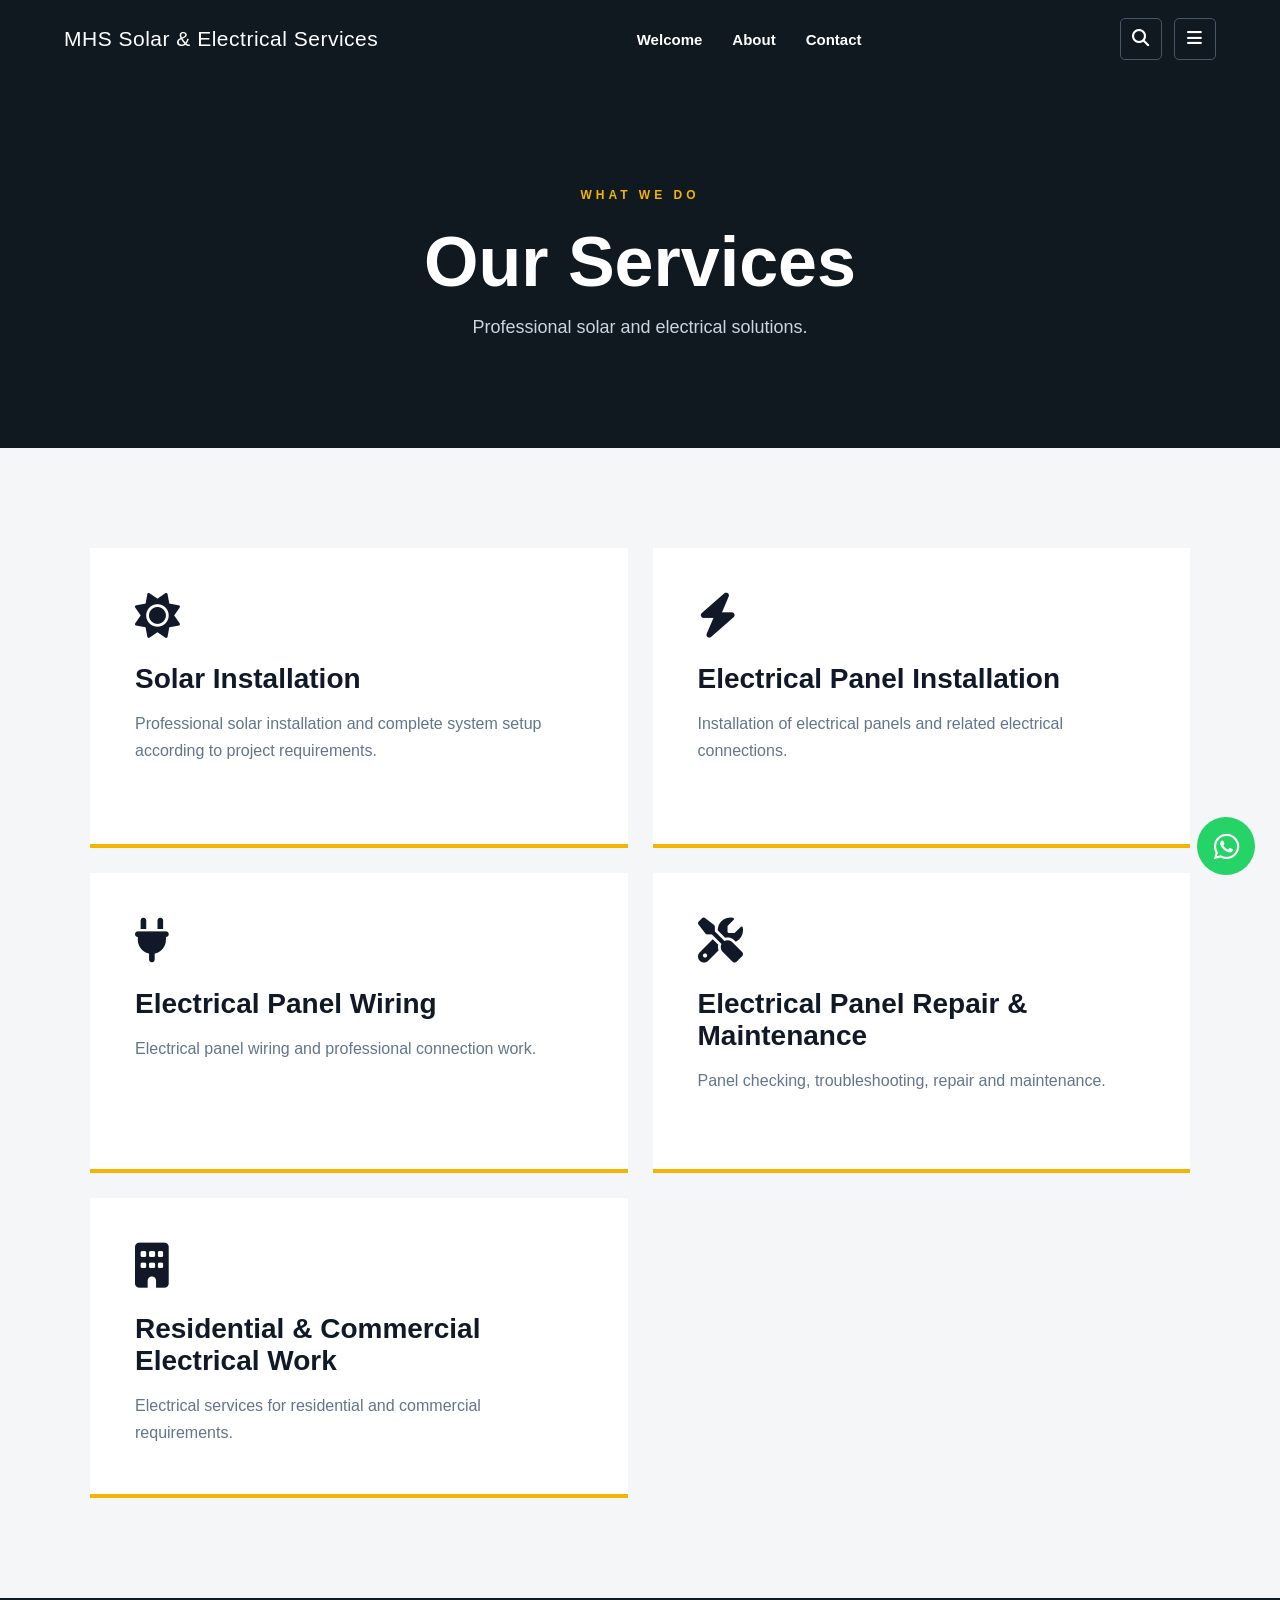
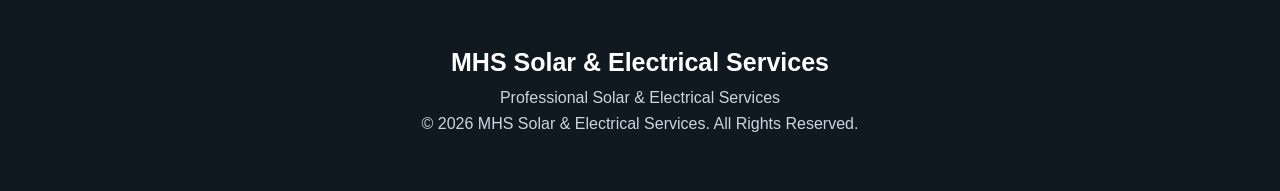
<file: services.html>
<!DOCTYPE html>
<html lang="en">

<head>

    <meta charset="UTF-8">
    <meta name="viewport" content="width=device-width, initial-scale=1.0">

    <title>Services - MHS Solar & Electrical Services</title>

    <link rel="stylesheet" href="style.css">

    <link rel="stylesheet"
    href="https://cdnjs.cloudflare.com/ajax/libs/font-awesome/6.5.2/css/all.min.css">

</head>

<body>

<header>

    <div class="brand">
        MHS Solar & Electrical Services
    </div>

    <nav>
        <a href="index.html">Welcome</a>
        <a href="about.html">About</a>
        <a href="contact.html">Contact</a>
    </nav>

    <div class="header-tools">

        <button class="search-button" id="searchButton">
            <i class="fa-solid fa-magnifying-glass"></i>
        </button>

        <button class="menu-button" id="menuButton">
            <i class="fa-solid fa-bars"></i>
        </button>

    </div>

</header>


<div class="side-menu" id="sideMenu">

    <button class="close-menu" id="closeMenu">
        <i class="fa-solid fa-xmark"></i>
    </button>

    <h2>MHS</h2>

    <a href="index.html">Welcome</a>
    <a href="services.html">Services</a>
    <a href="products.html">Products</a>
    <a href="projects.html">Projects</a>
    <a href="about.html">About</a>
    <a href="contact.html">Contact</a>

</div>


<section class="page-hero">

    <p>WHAT WE DO</p>

    <h1>Our Services</h1>

    <span>
        Professional solar and electrical solutions.
    </span>

</section>


<section class="main-section">

    <div class="service-large-grid">

        <div class="service-large-card">

            <i class="fa-solid fa-sun"></i>

            <h2>Solar Installation</h2>

            <p>
                Professional solar installation and complete system setup
                according to project requirements.
            </p>

        </div>


        <div class="service-large-card">

            <i class="fa-solid fa-bolt"></i>

            <h2>Electrical Panel Installation</h2>

            <p>
                Installation of electrical panels and related electrical
                connections.
            </p>

        </div>


        <div class="service-large-card">

            <i class="fa-solid fa-plug"></i>

            <h2>Electrical Panel Wiring</h2>

            <p>
                Electrical panel wiring and professional connection work.
            </p>

        </div>


        <div class="service-large-card">

            <i class="fa-solid fa-screwdriver-wrench"></i>

            <h2>Electrical Panel Repair & Maintenance</h2>

            <p>
                Panel checking, troubleshooting, repair and maintenance.
            </p>

        </div>


        <div class="service-large-card">

            <i class="fa-solid fa-building"></i>

            <h2>Residential & Commercial Electrical Work</h2>

            <p>
                Electrical services for residential and commercial
                requirements.
            </p>

        </div>

    </div>

</section>


<footer>

    <h3>MHS Solar & Electrical Services</h3>

    <p>Professional Solar & Electrical Services</p>

    <p>
        © 2026 MHS Solar & Electrical Services.
        All Rights Reserved.
    </p>

</footer>


<a
    class="whatsapp-float"
    href="https://wa.me/923708491427"
    target="_blank">

    <i class="fa-brands fa-whatsapp"></i>

</a>


<script src="script.js"></script>

</body>
</html>
</file>
<file: style.css>
* {
    margin: 0;
    padding: 0;
    box-sizing: border-box;
}

html {
    scroll-behavior: smooth;
}

body {
    font-family: Arial, sans-serif;
    background: #f4f6f8;
    color: #111827;
}

a {
    text-decoration: none;
}


/* ================= HEADER ================= */

header {
    height: 78px;
    padding: 0 5%;

    background: #101820;
    color: white;

    display: flex;
    align-items: center;
    justify-content: space-between;

    position: sticky;
    top: 0;

    z-index: 1000;
}

.brand {
    font-family: Arial Black, Arial, sans-serif;
    font-size: 21px;
    letter-spacing: .5px;
}

nav {
    display: flex;
    gap: 30px;
}

nav a {
    color: white;
    font-size: 15px;
    font-weight: bold;
}

nav a:hover {
    color: #f4b400;
}

.header-tools {
    display: flex;
    gap: 12px;
}

.header-tools button {
    width: 42px;
    height: 42px;

    border: 1px solid #475569;
    background: transparent;
    color: white;

    cursor: pointer;

    border-radius: 5px;

    font-size: 17px;
}

.header-tools button:hover {
    background: #f4b400;
    color: #101820;
}


/* ================= SEARCH ================= */

.search-panel {
    position: fixed;

    top: 78px;
    left: 0;

    width: 100%;

    background: white;

    padding: 25px 5%;

    display: none;

    z-index: 1500;

    box-shadow: 0 8px 20px rgba(0,0,0,.15);
}

.search-panel.active {
    display: block;
}

.search-box {
    max-width: 900px;
    margin: auto;

    display: flex;
}

.search-box input {
    flex: 1;

    padding: 15px;

    border: 1px solid #d1d5db;

    font-size: 16px;
}

.search-box button {
    width: 55px;

    border: none;

    background: #101820;
    color: white;

    cursor: pointer;
}

#searchResults {
    max-width: 900px;
    margin: 15px auto 0;
}

.search-result {
    padding: 12px;

    border-bottom: 1px solid #e5e7eb;
}

.search-result a {
    color: #111827;
    font-weight: bold;
}


/* ================= SIDE MENU ================= */

.side-menu {
    position: fixed;

    top: 0;
    right: -350px;

    width: 330px;
    height: 100%;

    background: #101820;
    color: white;

    padding: 90px 40px;

    z-index: 2000;

    transition: .35s;
}

.side-menu.active {
    right: 0;
}

.side-menu h2 {
    font-size: 35px;
    margin-bottom: 40px;
}

.side-menu a {
    display: block;

    color: white;

    font-size: 18px;
    font-weight: bold;

    padding: 15px 0;

    border-bottom: 1px solid #334155;
}

.side-menu a:hover {
    color: #f4b400;
}

.close-menu {
    position: absolute;

    top: 25px;
    right: 25px;

    background: none;
    border: none;

    color: white;

    font-size: 25px;

    cursor: pointer;
}


/* ================= HERO ================= */

.hero {
    min-height: 680px;

    display: flex;
    align-items: center;

    padding: 80px 8%;

    background:
        linear-gradient(
            90deg,
            rgba(0,0,0,.72),
            rgba(0,0,0,.30)
        ),
        url("solar.jpeg");

    background-size: cover;
    background-position: center;

    color: white;
}

.hero-content {
    max-width: 800px;
}

.hero-small {
    font-size: 14px;
    letter-spacing: 5px;

    font-weight: bold;

    margin-bottom: 20px;
}

.hero h1 {
    font-family: Arial Black, Arial, sans-serif;

    font-size: clamp(45px, 6vw, 78px);

    line-height: 1.05;

    margin-bottom: 25px;
}

.hero-content > p:not(.hero-small) {
    font-size: 20px;

    line-height: 1.6;

    max-width: 650px;

    margin-bottom: 35px;
}

.hero-buttons {
    display: flex;
    gap: 15px;

    flex-wrap: wrap;
}

.primary-button,
.secondary-button,
.dark-button,
.light-button,
.cta-button {
    display: inline-block;

    padding: 14px 25px;

    font-weight: bold;

    transition: .3s;
}

.primary-button {
    background: #f4b400;
    color: #101820;
}

.secondary-button {
    border: 1px solid white;
    color: white;
}

.primary-button:hover,
.secondary-button:hover,
.dark-button:hover,
.light-button:hover,
.cta-button:hover {
    transform: translateY(-3px);
}

.dark-button {
    background: #101820;
    color: white;
}

.light-button {
    border: 1px solid white;
    color: white;
}

.center-button {
    text-align: center;
    margin-top: 45px;
}


/* ================= INTRO ================= */

.intro-section {
    padding: 100px 8%;

    background: white;

    display: grid;

    grid-template-columns: 2fr 1fr;

    gap: 70px;

    align-items: center;
}

.section-label {
    font-size: 12px;

    letter-spacing: 3px;

    font-weight: bold;

    margin-bottom: 15px;

    color: #8a6200;
}

.intro-text h2 {
    font-size: clamp(35px, 4vw, 55px);

    line-height: 1.1;

    margin-bottom: 25px;
}

.intro-text > p:not(.section-label) {
    max-width: 700px;

    font-size: 18px;

    line-height: 1.8;

    margin-bottom: 30px;

    color: #4b5563;
}

.intro-number {
    border-left: 4px solid #f4b400;

    padding-left: 40px;
}

.intro-number strong {
    display: block;

    font-size: 85px;

    font-family: Arial Black, Arial, sans-serif;
}

.intro-number span {
    font-size: 18px;

    line-height: 1.6;
}


/* ================= GENERAL SECTION ================= */

.main-section {
    padding: 100px 6%;
}

.section-heading {
    text-align: center;

    max-width: 750px;

    margin: 0 auto 55px;
}

.section-heading h2 {
    font-family: Arial Black, Arial, sans-serif;

    font-size: clamp(35px, 4vw, 52px);

    margin-bottom: 15px;
}

.section-heading > p:not(.section-label) {
    color: #64748b;

    font-size: 17px;

    line-height: 1.6;
}


/* ================= SERVICES ================= */

.service-grid {
    max-width: 1200px;

    margin: auto;

    display: grid;

    grid-template-columns: repeat(3, 1fr);

    gap: 20px;
}

.service-card {
    background: white;

    padding: 35px;

    min-height: 280px;

    border-top: 4px solid #f4b400;

    transition: .3s;
}

.service-card:hover {
    transform: translateY(-7px);
    box-shadow: 0 15px 30px rgba(0,0,0,.10);
}

.card-icon {
    font-size: 35px;

    margin-bottom: 25px;

    color: #101820;
}

.service-card h3 {
    font-size: 23px;

    margin-bottom: 15px;
}

.service-card p {
    color: #64748b;

    line-height: 1.7;

    margin-bottom: 25px;
}

.service-card a,
.product-info a,
.project-info a {
    color: #8a6200;

    font-weight: bold;
}


/* ================= DARK SECTION ================= */

.dark-section {
    background: #101820;

    color: white;

    padding: 100px 6%;
}

.light-heading h2,
.light-heading > p:not(.section-label) {
    color: white;
}


/* ================= PRODUCTS ================= */

.product-grid {
    max-width: 1200px;

    margin: auto;

    display: grid;

    grid-template-columns: repeat(3, 1fr);

    gap: 25px;
}

.product-card {
    background: #18232d;

    overflow: hidden;
}

.product-placeholder {
    height: 260px;

    display: flex;
    align-items: center;
    justify-content: center;

    background: #26333e;

    font-size: 70px;

    color: #f4b400;
}

.product-info {
    padding: 30px;
}

.product-info h3 {
    font-size: 25px;

    margin-bottom: 12px;
}

.product-info p {
    color: #cbd5e1;

    line-height: 1.6;

    margin-bottom: 20px;
}


/* ================= PROJECTS ================= */

.project-grid {
    max-width: 1200px;

    margin: auto;

    display: grid;

    grid-template-columns: repeat(3, 1fr);

    gap: 25px;
}

.project-card {
    background: white;

    overflow: hidden;
}

.project-placeholder {
    height: 300px;

    display: flex;
    align-items: center;
    justify-content: center;

    background: #dce2e7;

    font-size: 75px;

    color: #101820;
}

.project-info {
    padding: 25px;
}

.project-info p,
.project-page-info p,
.product-page-info p {
    font-size: 12px;

    letter-spacing: 2px;

    font-weight: bold;

    color: #8a6200;

    margin-bottom: 10px;
}

.project-info h3 {
    font-size: 25px;

    margin-bottom: 18px;
}


/* ================= CALCULATORS ================= */

.calculator-section {
    padding: 100px 6%;

    background: #eef1f3;
}

.calculator-grid {
    max-width: 1100px;

    margin: auto;

    display: grid;

    grid-template-columns: repeat(2, 1fr);

    gap: 22px;
}

.calculator-card {
    background: white;

    padding: 35px;

    border-left: 5px solid #f4b400;

    cursor: pointer;

    transition: .3s;
}

.calculator-card:hover {
    transform: translateY(-5px);

    box-shadow: 0 15px 30px rgba(0,0,0,.10);
}

.calculator-icon {
    font-size: 35px;

    margin-bottom: 20px;
}

.calculator-card h3 {
    font-size: 24px;

    margin-bottom: 12px;
}

.calculator-card p {
    color: #64748b;

    line-height: 1.6;

    margin-bottom: 20px;
}

.calculator-open {
    border: none;

    background: #101820;

    color: white;

    padding: 12px 18px;

    cursor: pointer;

    font-weight: bold;
}


/* ================= CALCULATOR MODAL ================= */

.calculator-modal {
    position: fixed;

    inset: 0;

    background: rgba(0,0,0,.75);

    display: none;

    align-items: center;
    justify-content: center;

    padding: 20px;

    z-index: 3000;
}

.calculator-modal.active {
    display: flex;
}

.calculator-window {
    width: 100%;
    max-width: 650px;

    max-height: 90vh;

    overflow-y: auto;

    background: white;

    padding: 40px;

    position: relative;
}

.calculator-close {
    position: absolute;

    right: 20px;
    top: 20px;

    width: 40px;
    height: 40px;

    border: none;

    background: #101820;

    color: white;

    cursor: pointer;
}

.calculator-window h2 {
    font-size: 32px;

    margin-bottom: 10px;
}

.calculator-window > div > p {
    color: #64748b;

    margin-bottom: 25px;
}

.calc-row {
    display: grid;

    grid-template-columns: 1.5fr 1fr 1fr;

    gap: 10px;

    margin-bottom: 12px;
}

.calc-row input {
    width: 100%;

    padding: 12px;

    border: 1px solid #d1d5db;
}

.calc-button {
    width: 100%;

    padding: 14px;

    margin-top: 15px;

    border: none;

    background: #101820;

    color: white;

    font-weight: bold;

    cursor: pointer;
}

.calc-result {
    margin-top: 25px;

    padding: 20px;

    background: #eef1f3;

    border-left: 4px solid #f4b400;
}

.calc-result strong {
    font-size: 25px;
}


/* ================= REVIEWS ================= */

.reviews-section {
    padding: 100px 6%;

    background: white;
}

.review-grid {
    max-width: 1100px;

    margin: auto;

    display: grid;

    grid-template-columns: repeat(3, 1fr);

    gap: 20px;
}

.review-card {
    padding: 30px;

    background: #f4f6f8;
}

.stars {
    letter-spacing: 4px;

    color: #d99d00;

    margin-bottom: 20px;
}

.review-card p {
    line-height: 1.7;

    color: #4b5563;

    margin-bottom: 20px;
}


/* ================= CTA ================= */

.cta-section {
    padding: 100px 8%;

    background: #101820;

    color: white;

    text-align: center;
}

.cta-section h2 {
    max-width: 800px;

    margin: auto auto 30px;

    font-family: Arial Black, Arial, sans-serif;

    font-size: clamp(35px, 5vw, 60px);

    line-height: 1.1;
}

.cta-button {
    background: #f4b400;

    color: #101820;
}


/* ================= PAGE HERO ================= */

.page-hero {
    padding: 110px 20px;

    text-align: center;

    background: #101820;

    color: white;
}

.page-hero p {
    font-size: 12px;

    letter-spacing: 4px;

    color: #f4b400;

    font-weight: bold;

    margin-bottom: 20px;
}

.page-hero h1 {
    font-family: Arial Black, Arial, sans-serif;

    font-size: clamp(42px, 6vw, 70px);

    margin-bottom: 15px;
}

.page-hero span {
    font-size: 18px;

    color: #cbd5e1;
}


/* ================= SERVICE PAGE ================= */

.service-large-grid {
    max-width: 1100px;

    margin: auto;

    display: grid;

    grid-template-columns: repeat(2, 1fr);

    gap: 25px;
}

.service-large-card {
    background: white;

    padding: 45px;

    min-height: 300px;

    border-bottom: 4px solid #f4b400;
}

.service-large-card i {
    font-size: 45px;

    margin-bottom: 25px;
}

.service-large-card h2 {
    font-size: 28px;

    margin-bottom: 15px;
}

.service-large-card p {
    color: #64748b;

    line-height: 1.7;
}


/* ================= PRODUCT PAGE ================= */

.product-page-grid {
    max-width: 1150px;

    margin: auto;

    display: grid;

    grid-template-columns: repeat(2, 1fr);

    gap: 30px;
}

.product-page-card {
    background: white;

    overflow: hidden;

    box-shadow: 0 8px 25px rgba(0,0,0,.07);
}

.product-image-large {
    height: 300px;

    display: flex;
    justify-content: center;
    align-items: center;

    background: #dce2e7;

    font-size: 80px;
}

.product-page-info {
    padding: 30px;
}

.product-page-info h2 {
    font-size: 30px;

    margin-bottom: 15px;
}

.product-page-info span {
    display: block;

    color: #64748b;

    line-height: 1.6;

    margin-bottom: 25px;
}

.product-page-info button {
    padding: 12px 20px;

    border: none;

    background: #101820;

    color: white;

    cursor: pointer;

    font-weight: bold;
}


/* ================= PROJECT PAGE ================= */

.project-page-grid {
    max-width: 1150px;

    margin: auto;

    display: grid;

    grid-template-columns: repeat(2, 1fr);

    gap: 30px;
}

.project-page-card {
    background: white;

    overflow: hidden;

    box-shadow: 0 8px 25px rgba(0,0,0,.07);
}

.project-image-large {
    height: 330px;

    display: flex;
    justify-content: center;
    align-items: center;

    background: #dce2e7;

    font-size: 85px;
}

.project-page-info {
    padding: 30px;
}

.project-page-info h2 {
    font-size: 30px;

    margin-bottom: 12px;
}

.project-page-info span {
    color: #64748b;
}


/* ================= ABOUT ================= */

.about-modern {
    max-width: 1200px;

    margin: auto;

    padding: 100px 6%;

    display: grid;

    grid-template-columns: 2fr 1fr;

    gap: 80px;

    align-items: center;
}

.about-modern-content h2 {
    font-family: Arial Black, Arial, sans-serif;

    font-size: clamp(35px, 4vw, 55px);

    line-height: 1.1;

    margin-bottom: 25px;
}

.about-modern-content p:not(.section-label) {
    color: #64748b;

    line-height: 1.8;

    font-size: 18px;

    margin-bottom: 20px;
}

.about-stat {
    border-left: 5px solid #f4b400;

    padding-left: 40px;
}

.about-stat strong {
    display: block;

    font-size: 90px;

    font-family: Arial Black, Arial, sans-serif;
}

.about-stat span {
    font-size: 18px;

    line-height: 1.6;
}


/* ================= CONTACT ================= */

.contact-section {
    padding: 100px 6%;
}

.contact-container {
    max-width: 1150px;

    margin: auto;

    display: grid;

    grid-template-columns: 1fr 1fr;

    gap: 60px;
}

.contact-details h2,
.contact-form-box h2 {
    font-size: 40px;

    margin-bottom: 15px;
}

.contact-details > p:not(.section-label) {
    color: #64748b;

    line-height: 1.7;

    margin-bottom: 35px;
}

.contact-item {
    display: flex;

    gap: 18px;

    align-items: center;

    margin-bottom: 25px;
}

.contact-icon {
    width: 50px;
    height: 50px;

    display: flex;

    align-items: center;
    justify-content: center;

    background: #101820;

    color: white;

    border-radius: 50%;
}

.contact-item h3 {
    margin-bottom: 5px;
}

.contact-item p {
    color: #64748b;
}

.contact-whatsapp {
    display: inline-block;

    margin-top: 15px;

    padding: 14px 22px;

    background: #25d366;

    color: white;

    font-weight: bold;
}

.contact-form-box {
    background: white;

    padding: 40px;

    box-shadow: 0 10px 30px rgba(0,0,0,.08);
}

.contact-form-box > p:not(.section-label) {
    color: #64748b;

    margin-bottom: 25px;
}

.contact-form-box form {
    display: flex;

    flex-direction: column;
}

.contact-form-box label {
    font-weight: bold;

    margin-bottom: 7px;
}

.contact-form-box input,
.contact-form-box select,
.contact-form-box textarea {
    width: 100%;

    padding: 14px;

    border: 1px solid #d1d5db;

    margin-bottom: 20px;

    font-family: Arial, sans-serif;

    font-size: 16px;
}

.contact-form-box textarea {
    min-height: 140px;

    resize: vertical;
}

.contact-form-box button {
    padding: 15px;

    border: none;

    background: #101820;

    color: white;

    font-weight: bold;

    cursor: pointer;
}

.business-hours {
    text-align: center;

    padding: 70px 20px;

    background: #eef1f3;
}

.business-hours h2 {
    font-size: 35px;

    margin-bottom: 15px;
}

.business-hours p:not(.section-label) {
    margin-bottom: 8px;
}


/* ================= FOOTER ================= */

footer {
    padding: 50px 20px;

    background: #101820;

    color: white;

    text-align: center;
}

footer h3 {
    font-size: 25px;

    margin-bottom: 12px;
}

footer p {
    color: #cbd5e1;

    margin: 8px 0;
}

.footer-links {
    margin: 25px 0;

    display: flex;

    justify-content: center;

    flex-wrap: wrap;

    gap: 20px;
}

.footer-links a {
    color: white;
}

.footer-links a:hover {
    color: #f4b400;
}


/* ================= WHATSAPP ================= */

.whatsapp-float {
    position: fixed;

    right: 25px;
    bottom: 25px;

    width: 58px;
    height: 58px;

    display: flex;

    align-items: center;
    justify-content: center;

    border-radius: 50%;

    background: #25d366;

    color: white;

    font-size: 29px;

    z-index: 2500;
}


/* ================= MOBILE ================= */

@media (max-width: 900px) {

    nav {
        display: none;
    }

    .service-grid,
    .product-grid,
    .project-grid,
    .review-grid {
        grid-template-columns: repeat(2, 1fr);
    }

    .intro-section,
    .about-modern,
    .contact-container {
        grid-template-columns: 1fr;
    }

    .service-large-grid,
    .product-page-grid,
    .project-page-grid {
        grid-template-columns: 1fr;
    }

}


@media (max-width: 600px) {

    header {
        padding: 0 20px;
    }

    .brand {
        font-size: 16px;
    }

    .hero {
        min-height: 600px;

        padding: 60px 25px;
    }

    .hero h1 {
        font-size: 43px;
    }

    .hero-content > p:not(.hero-small) {
        font-size: 17px;
    }

    .main-section,
    .dark-section,
    .calculator-section,
    .reviews-section,
    .contact-section {
        padding: 70px 20px;
    }

    .service-grid,
    .product-grid,
    .project-grid,
    .review-grid,
    .calculator-grid {
        grid-template-columns: 1fr;
    }

    .intro-section,
    .about-modern {
        padding: 70px 25px;
    }

    .side-menu {
        width: 290px;
    }

    .calculator-window {
        padding: 30px 20px;
    }

    .calc-row {
        grid-template-columns: 1fr;
    }

    .contact-form-box {
        padding: 30px 20px;
    }

    .page-hero {
        padding: 80px 20px;
    }

}
</file>
